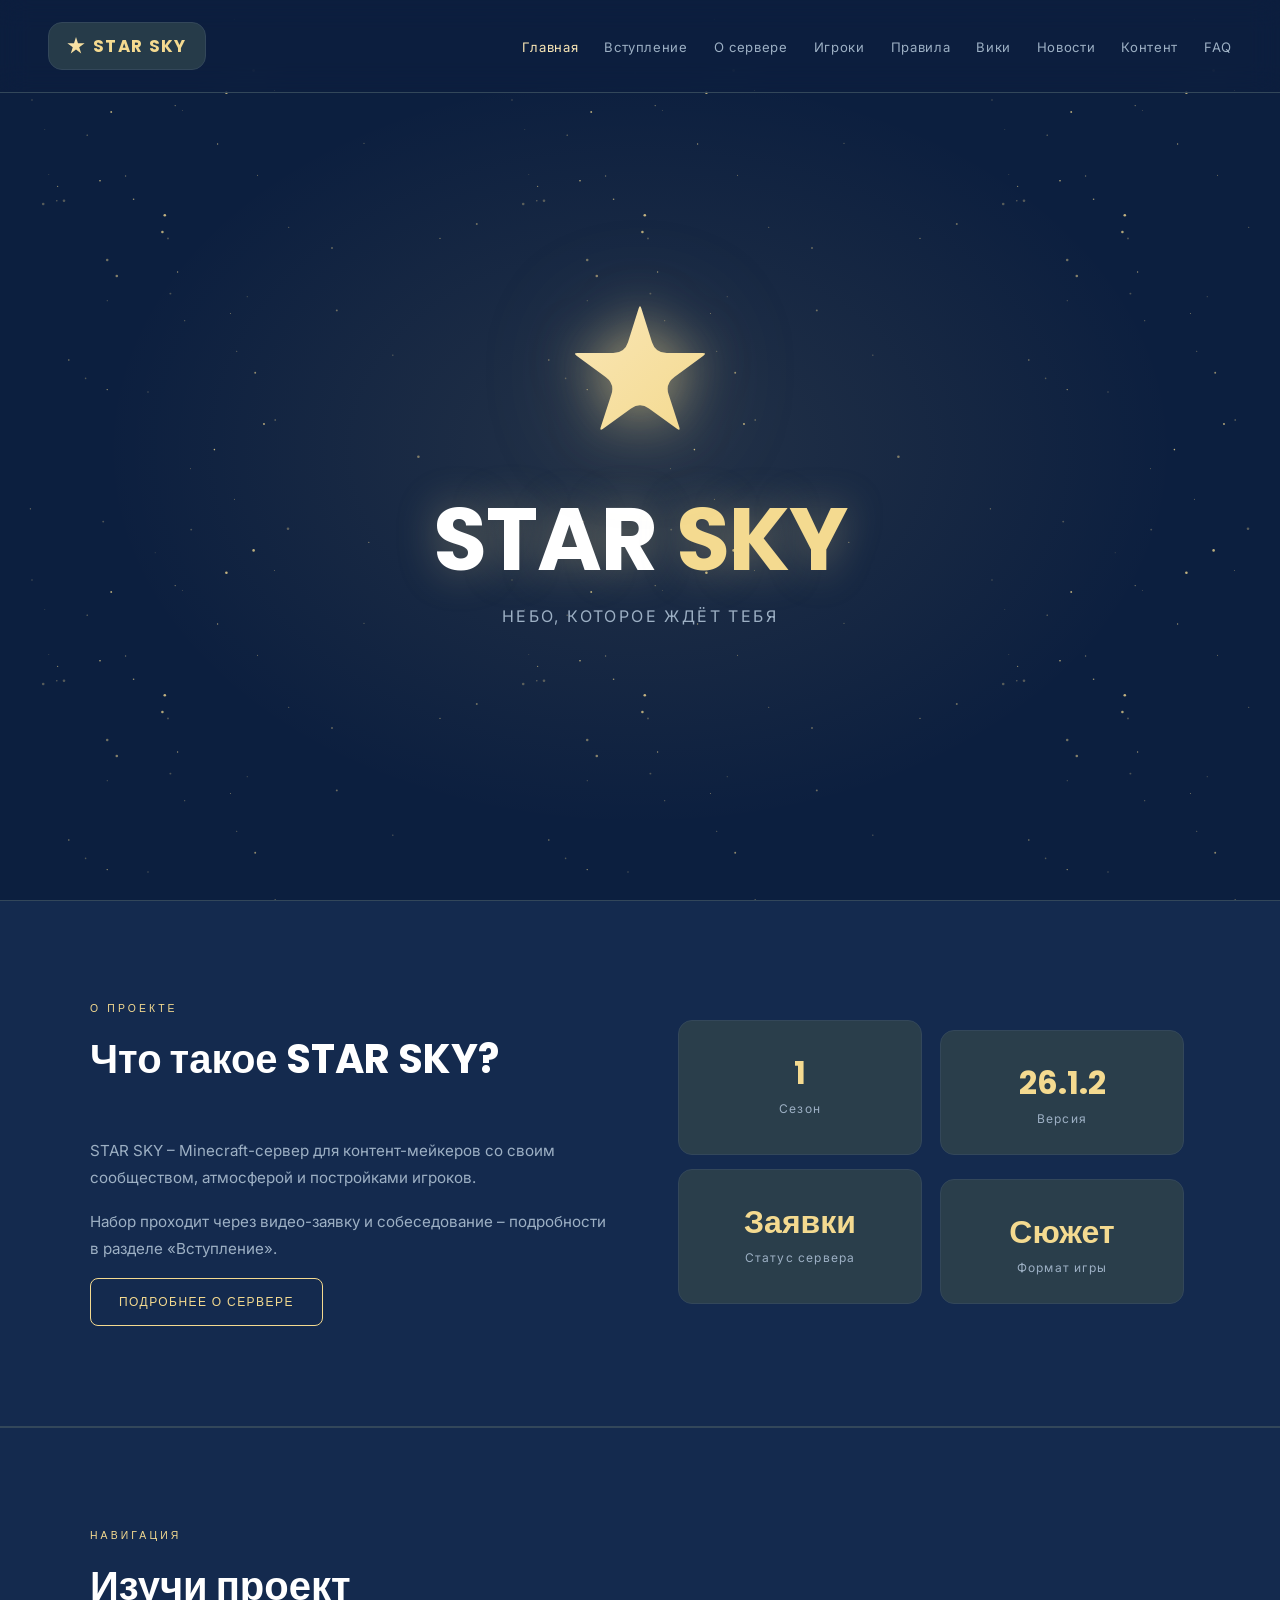
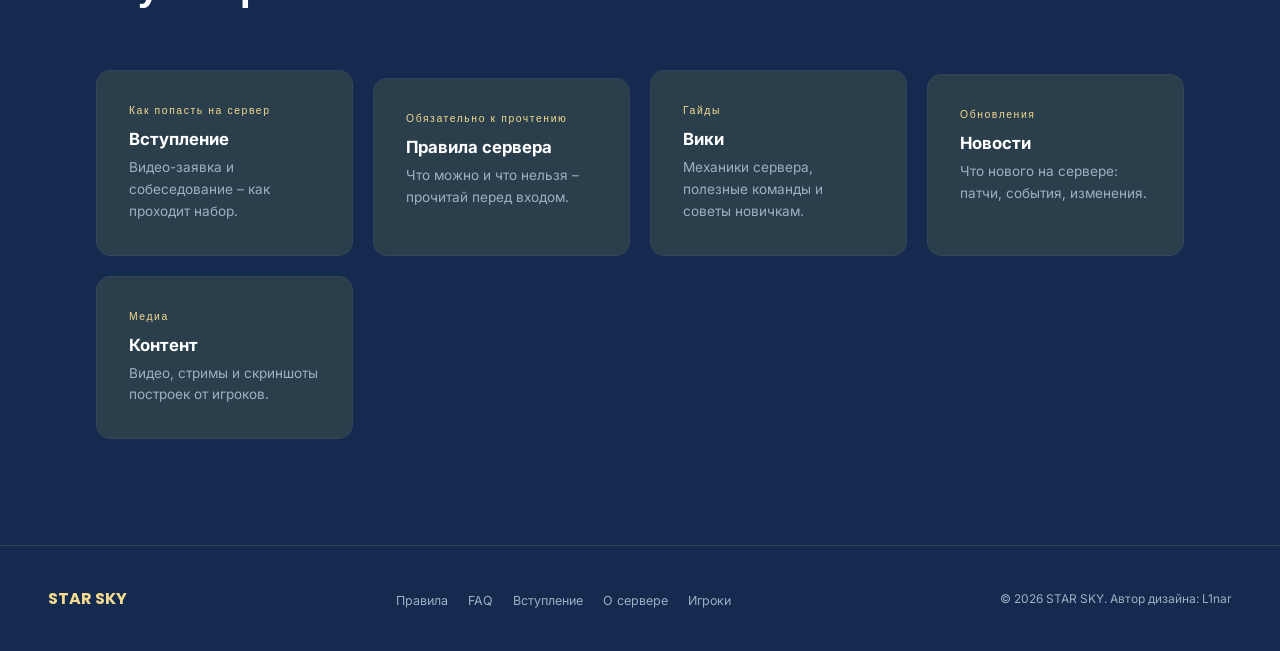
<file: index.html>
<!DOCTYPE html>
<html lang="ru">
<head>
  <meta charset="UTF-8" />
  <meta name="viewport" content="width=device-width, initial-scale=1.0" />
  <title>STAR SKY – Minecraft-сервер</title>
  <meta name="description" content="STAR SKY – Minecraft-сервер." />

  <link rel="icon" href="assets/favicon.ico" sizes="any" />
  <link rel="icon" type="image/png" sizes="32x32" href="assets/favicon-32.png" />
  <link rel="icon" type="image/png" sizes="16x16" href="assets/favicon-16.png" />
  <link rel="apple-touch-icon" href="assets/apple-touch-icon.png" />

  <meta property="og:title" content="STAR SKY – Minecraft-сервер" />
  <meta property="og:description" content="Minecraft-сервер STAR SKY. Присоединяйся!" />
  <meta property="og:image" content="https://starsky-site.ru/assets/og-banner.jpg" />
  <meta property="og:type" content="website" />
  <meta property="og:url" content="https://starsky-site.ru/" />
  <meta name="twitter:card" content="summary_large_image" />

  <link href="https://fonts.googleapis.com/css2?family=Poppins:wght@400;500;600;700;800&family=Inter:wght@300;400;500&display=swap" rel="stylesheet" />
  <link rel="stylesheet" href="shared.css" />
  <script src="https://cdnjs.cloudflare.com/ajax/libs/gsap/3.12.5/gsap.min.js"></script>
  <style>
    /* ===== HERO (только для главной) ===== */
    #hero {
      position: relative;
      height: 100vh;
      min-height: 560px;
      display: flex;
      align-items: center;
      justify-content: center;
      overflow: hidden;
    }
    .hero-bg {
      position: absolute;
      inset: 0;
      background:
        radial-gradient(ellipse 60% 60% at 50% 50%, rgba(244,218,144,0.10) 0%, transparent 70%),
        var(--bg);
    }
    .hero-bg::before {
      content: '';
      position: absolute;
      inset: 0;
      background-image: url("data:image/svg+xml,%3Csvg%20xmlns%3D%22http%3A%2F%2Fwww.w3.org%2F2000%2Fsvg%22%20width%3D%22600%22%20height%3D%22600%22%3E%3Cg%20fill%3D%22%23F4DA90%22%3E%3Ccircle%20cx%3D%22194%22%20cy%3D%2291%22%20r%3D%220.6%22%20opacity%3D%220.29%22%2F%3E%3Ccircle%20cx%3D%22322%22%20cy%3D%22219%22%20r%3D%220.6%22%20opacity%3D%220.75%22%2F%3E%3Ccircle%20cx%3D%22129%22%20cy%3D%2252%22%20r%3D%221.2%22%20opacity%3D%220.29%22%2F%3E%3Ccircle%20cx%3D%2254%22%20cy%3D%22255%22%20r%3D%221.6%22%20opacity%3D%220.32%22%2F%3E%3Ccircle%20cx%3D%22134%22%20cy%3D%22376%22%20r%3D%220.6%22%20opacity%3D%220.57%22%2F%3E%3Ccircle%20cx%3D%22238%22%20cy%3D%22586%22%20r%3D%220.6%22%20opacity%3D%220.56%22%2F%3E%3Ccircle%20cx%3D%2280%22%20cy%3D%22251%22%20r%3D%221.6%22%20opacity%3D%220.31%22%2F%3E%3Ccircle%20cx%3D%22185%22%20cy%3D%22490%22%20r%3D%220.8%22%20opacity%3D%220.31%22%2F%3E%3Ccircle%20cx%3D%22343%22%20cy%3D%22113%22%20r%3D%220.6%22%20opacity%3D%220.55%22%2F%3E%3Ccircle%20cx%3D%2238%22%20cy%3D%2236%22%20r%3D%220.8%22%20opacity%3D%220.52%22%2F%3E%3Ccircle%20cx%3D%22319%22%20cy%3D%22466%22%20r%3D%221.2%22%20opacity%3D%220.57%22%2F%3E%3Ccircle%20cx%3D%22272%22%20cy%3D%22180%22%20r%3D%220.8%22%20opacity%3D%220.63%22%2F%3E%3Ccircle%20cx%3D%22146%22%20cy%3D%22345%22%20r%3D%221.6%22%20opacity%3D%220.52%22%2F%3E%3Ccircle%20cx%3D%22206%22%20cy%3D%22269%22%20r%3D%221.6%22%20opacity%3D%220.79%22%2F%3E%3Ccircle%20cx%3D%2271%22%20cy%3D%22251%22%20r%3D%221%22%20opacity%3D%220.33%22%2F%3E%3Ccircle%20cx%3D%22293%22%20cy%3D%2224%22%20r%3D%220.6%22%20opacity%3D%220.67%22%2F%3E%3Ccircle%20cx%3D%22344%22%20cy%3D%22525%22%20r%3D%221%22%20opacity%3D%220.44%22%2F%3E%3Ccircle%20cx%3D%22210%22%20cy%3D%22298%22%20r%3D%221.2%22%20opacity%3D%220.29%22%2F%3E%3Ccircle%20cx%3D%2256%22%20cy%3D%22162%22%20r%3D%220.6%22%20opacity%3D%220.28%22%2F%3E%3Ccircle%20cx%3D%22421%22%20cy%3D%22388%22%20r%3D%221.2%22%20opacity%3D%220.41%22%2F%3E%3Ccircle%20cx%3D%22231%22%20cy%3D%22401%22%20r%3D%220.6%22%20opacity%3D%220.77%22%2F%3E%3Ccircle%20cx%3D%22213%22%20cy%3D%22367%22%20r%3D%221.2%22%20opacity%3D%220.28%22%2F%3E%3Ccircle%20cx%3D%22461%22%20cy%3D%2278%22%20r%3D%220.8%22%20opacity%3D%220.47%22%2F%3E%3Ccircle%20cx%3D%22550%22%20cy%3D%22298%22%20r%3D%220.8%22%20opacity%3D%220.5%22%2F%3E%3Ccircle%20cx%3D%22330%22%20cy%3D%22530%22%20r%3D%221.2%22%20opacity%3D%220.73%22%2F%3E%3Ccircle%20cx%3D%22167%22%20cy%3D%22249%22%20r%3D%221%22%20opacity%3D%220.63%22%2F%3E%3Ccircle%20cx%3D%22228%22%20cy%3D%22138%22%20r%3D%220.6%22%20opacity%3D%220.35%22%2F%3E%3Ccircle%20cx%3D%22139%22%20cy%3D%22140%22%20r%3D%221.2%22%20opacity%3D%220.71%22%2F%3E%3Ccircle%20cx%3D%22109%22%20cy%3D%22169%22%20r%3D%220.8%22%20opacity%3D%220.48%22%2F%3E%3Ccircle%20cx%3D%22222%22%20cy%3D%22340%22%20r%3D%220.8%22%20opacity%3D%220.63%22%2F%3E%3Ccircle%20cx%3D%22309%22%20cy%3D%22371%22%20r%3D%220.6%22%20opacity%3D%220.5%22%2F%3E%3Ccircle%20cx%3D%22523%22%20cy%3D%22571%22%20r%3D%221.6%22%20opacity%3D%220.47%22%2F%3E%3Ccircle%20cx%3D%22239%22%20cy%3D%2262%22%20r%3D%221.2%22%20opacity%3D%220.28%22%2F%3E%3Ccircle%20cx%3D%2240%22%20cy%3D%22125%22%20r%3D%220.8%22%20opacity%3D%220.31%22%2F%3E%3Ccircle%20cx%3D%22360%22%20cy%3D%2261%22%20r%3D%221.6%22%20opacity%3D%220.33%22%2F%3E%3Ccircle%20cx%3D%2261%22%20cy%3D%22218%22%20r%3D%220.6%22%20opacity%3D%220.29%22%2F%3E%3Ccircle%20cx%3D%22125%22%20cy%3D%22226%22%20r%3D%221%22%20opacity%3D%220.78%22%2F%3E%3Ccircle%20cx%3D%22361%22%20cy%3D%22284%22%20r%3D%220.6%22%20opacity%3D%220.72%22%2F%3E%3Ccircle%20cx%3D%22596%22%20cy%3D%22280%22%20r%3D%221.2%22%20opacity%3D%220.42%22%2F%3E%3Ccircle%20cx%3D%2286%22%20cy%3D%22450%22%20r%3D%221%22%20opacity%3D%220.51%22%2F%3E%3Ccircle%20cx%3D%22415%22%20cy%3D%22310%22%20r%3D%220.8%22%20opacity%3D%220.77%22%2F%3E%3Ccircle%20cx%3D%22317%22%20cy%3D%2288%22%20r%3D%221.6%22%20opacity%3D%220.75%22%2F%3E%3Ccircle%20cx%3D%22455%22%20cy%3D%22179%22%20r%3D%220.6%22%20opacity%3D%220.63%22%2F%3E%3Ccircle%20cx%3D%22157%22%20cy%3D%22220%22%20r%3D%220.8%22%20opacity%3D%220.45%22%2F%3E%3Ccircle%20cx%3D%22134%22%20cy%3D%22325%22%20r%3D%221.6%22%20opacity%3D%220.43%22%2F%3E%3Ccircle%20cx%3D%22134%22%20cy%3D%22487%22%20r%3D%220.8%22%20opacity%3D%220.69%22%2F%3E%3Ccircle%20cx%3D%22491%22%20cy%3D%22444%22%20r%3D%220.8%22%20opacity%3D%220.36%22%2F%3E%3Ccircle%20cx%3D%22296%22%20cy%3D%22439%22%20r%3D%220.6%22%20opacity%3D%220.68%22%2F%3E%3Ccircle%20cx%3D%22283%22%20cy%3D%22116%22%20r%3D%221.6%22%20opacity%3D%220.78%22%2F%3E%3Ccircle%20cx%3D%22268%22%20cy%3D%22562%22%20r%3D%221%22%20opacity%3D%220.78%22%2F%3E%3Ccircle%20cx%3D%22219%22%20cy%3D%22132%22%20r%3D%220.8%22%20opacity%3D%220.51%22%2F%3E%3Ccircle%20cx%3D%22203%22%20cy%3D%22290%22%20r%3D%221.6%22%20opacity%3D%220.71%22%2F%3E%3Ccircle%20cx%3D%22288%22%20cy%3D%22392%22%20r%3D%220.6%22%20opacity%3D%220.71%22%2F%3E%3Ccircle%20cx%3D%2272%22%20cy%3D%22233%22%20r%3D%220.8%22%20opacity%3D%220.51%22%2F%3E%3Ccircle%20cx%3D%22107%22%20cy%3D%22473%22%20r%3D%221%22%20opacity%3D%220.3%22%2F%3E%3C%2Fg%3E%3C%2Fsvg%3E");
      background-size: 480px 480px;
      background-repeat: repeat;
    }
    .hero-content {
      position: relative;
      text-align: center;
      display: flex;
      flex-direction: column;
      align-items: center;
      gap: 22px;
      padding: 20px;
    }
    .star-wrapper {
      position: relative;
      width: 200px;
      height: 200px;
      display: flex;
      align-items: center;
      justify-content: center;
    }
    #particleCanvas {
      position: absolute;
      top: 50%; left: 50%;
      transform: translate(-50%, -50%);
      pointer-events: none;
      z-index: 2;
    }
    .hero-icon {
      position: relative;
      z-index: 1;
      width: 140px;
      height: 140px;
      cursor: pointer;
      user-select: none;
      -webkit-user-select: none;
      will-change: transform, filter;
      transform-style: flat;
      filter: drop-shadow(0 0 25px rgba(244,218,144,0.55)) drop-shadow(0 0 50px rgba(244,218,144,0.25));
    }
    .hero-icon svg { display: block; width: 100%; height: 100%; }
    .hero-title {
      font-family: 'Poppins', sans-serif;
      font-weight: 700;
      font-size: clamp(2.5rem, 8vw, 5.5rem);
      letter-spacing: -0.01em;
      line-height: 1;
      color: #fff;
      text-shadow: 0 0 40px rgba(244,218,144,0.35);
    }
    .hero-title span { color: var(--red); }
    .hero-sub {
      font-size: 1rem;
      color: var(--muted);
      letter-spacing: 0.15em;
      text-transform: uppercase;
    }
    .hero-badge {
      display: inline-block;
      padding: 8px 20px;
      border: 1px solid var(--red);
      color: var(--red);
      font-family: 'Poppins', sans-serif;
      font-size: 0.7rem;
      letter-spacing: 0.2em;
      text-transform: uppercase;
    }
    .hero-ip { margin-top: 10px; }

    #about { background: var(--surface); border-top: 1px solid var(--border); border-bottom: 1px solid var(--border); }
    .about-grid {
      display: grid;
      grid-template-columns: 1fr 1fr;
      gap: 64px;
      align-items: center;
    }
    .about-text p {
      color: var(--muted);
      line-height: 1.8;
      font-size: 0.95rem;
      margin-bottom: 16px;
    }

    #explore { background: var(--surface); border-top: 1px solid var(--border); }
    .explore-grid {
      display: grid;
      grid-template-columns: repeat(auto-fit, minmax(240px, 1fr));
      gap: 20px;
      padding: 6px;
    }
    .explore-card {
      background: var(--card);
      padding: 32px;
      text-decoration: none;
      display: block;
      border: 1px solid var(--border);
      border-radius: var(--radius);
      transition: transform 0.25s ease, box-shadow 0.25s ease, border-color 0.25s ease, background 0.25s ease;
    }
    .explore-card:hover {
      background: #32485a;
      border-color: var(--accent2);
      transform: translateY(-4px) rotate(var(--tilt, 0deg));
      box-shadow: 0 14px 32px rgba(0,0,0,0.28);
    }
    .explore-grid .explore-card:nth-child(4n+1) { --tilt: -0.5deg; }
    .explore-grid .explore-card:nth-child(4n+2) { --tilt: 0.5deg; margin-top: 8px; }
    .explore-grid .explore-card:nth-child(4n+3) { --tilt: 0.4deg; }
    .explore-grid .explore-card:nth-child(4n+4) { --tilt: -0.4deg; margin-top: 4px; }
    .explore-card .eyebrow {
      font-family: 'Poppins', sans-serif;
      font-size: 0.65rem;
      color: var(--red);
      letter-spacing: 0.15em;
      margin-bottom: 10px;
    }
    .explore-card h3 { color: #fff; font-size: 1.05rem; margin-bottom: 8px; }
    .explore-card p { color: var(--muted); font-size: 0.85rem; line-height: 1.6; }

    @media (max-width: 768px) {
      .star-wrapper { width: 140px; height: 140px; }
      .hero-icon { width: 100px; height: 100px; }
      .about-grid { grid-template-columns: 1fr; gap: 40px; }
    }
  </style>
</head>
<body>

  <nav class="site-nav">
    <a href="index.html" class="nav-logo"><span class="nav-logo-star"></span>STAR SKY</a>
    <ul class="nav-links">
      <li><a href="index.html" class="active">Главная</a></li>
      <li><a href="join/">Вступление</a></li>
      <li><a href="about/">О сервере</a></li>
      <li><a href="players/">Игроки</a></li>
      <li><a href="rules/">Правила</a></li>
      <li><a href="wiki/">Вики</a></li>
      <li><a href="news/">Новости</a></li>
      <li><a href="content/">Контент</a></li>
      <li><a href="faq/">FAQ</a></li>
    </ul>
    <button class="nav-burger" id="burger" aria-label="Меню">
      <span></span><span></span><span></span>
    </button>
  </nav>

  <div class="nav-mobile" id="mobileMenu">
    <a href="index.html" class="active">Главная</a>
    <a href="join/">Вступление</a>
    <a href="about/">О сервере</a>
    <a href="players/">Игроки</a>
    <a href="rules/">Правила</a>
    <a href="wiki/">Вики</a>
    <a href="news/">Новости</a>
    <a href="content/">Контент</a>
    <a href="faq/">FAQ</a>
  </div>

  <section id="hero">
    <div class="hero-bg"></div>
    <div class="hero-content">
      <div class="star-wrapper">
        <canvas id="particleCanvas" width="260" height="260"></canvas>
        <div class="hero-icon" id="heroIcon">
          <svg viewBox="0 0 100 100" xmlns="http://www.w3.org/2000/svg">
            <defs>
              <linearGradient id="starGrad" x1="0%" y1="0%" x2="100%" y2="100%">
                <stop offset="0%" stop-color="#f9e6b5" />
                <stop offset="100%" stop-color="#F4DA90" />
              </linearGradient>
            </defs>
            <path fill="url(#starGrad)" d="M 49.01,3.15 Q 50.00,0.00 50.99,3.15 L 58.58,27.30 Q 61.00,35.00 69.14,35.00 L 94.67,35.00 Q 98.00,35.00 95.30,36.98 L 74.60,52.16 Q 68.00,57.00 70.42,64.48 L 78.01,87.94 Q 79.00,91.00 76.39,89.11 L 56.38,74.62 Q 50.00,70.00 43.62,74.62 L 23.61,89.11 Q 21.00,91.00 21.99,87.94 L 29.58,64.48 Q 32.00,57.00 25.40,52.16 L 4.70,36.98 Q 2.00,35.00 5.33,35.00 L 30.86,35.00 Q 39.00,35.00 41.42,27.30 Z" />
          </svg>
        </div>
      </div>
      <div class="hero-title">STAR <span>SKY</span></div>
      <div class="hero-sub">Небо, которое ждёт тебя</div>
    </div>
  </section>

  <section id="about">
    <div class="container">
      <div class="about-grid">
        <div class="about-text fade-in">
          <div class="section-label">О проекте</div>
          <div class="section-title">Что такое STAR SKY?</div>
          <p>STAR SKY – Minecraft-сервер для контент-мейкеров со своим сообществом, атмосферой и постройками игроков.</p>
          <p>Набор проходит через видео-заявку и собеседование – подробности в разделе «Вступление».</p>
          <a href="about/" class="btn">Подробнее о сервере</a>
        </div>
        <div class="stat-grid fade-in">
          <div class="stat">
            <div class="stat-num">1</div>
            <div class="stat-label">Сезон</div>
          </div>
          <div class="stat">
            <div class="stat-num">26.1.2</div>
            <div class="stat-label">Версия</div>
          </div>
          <div class="stat">
            <div class="stat-num">Заявки</div>
            <div class="stat-label">Статус сервера</div>
          </div>
          <div class="stat">
            <div class="stat-num">Сюжет</div>
            <div class="stat-label">Формат игры</div>
          </div>
        </div>
      </div>
    </div>
  </section>

  <section id="explore">
    <div class="container">
      <div class="section-label fade-in">Навигация</div>
      <div class="section-title fade-in">Изучи проект</div>
      <div class="explore-grid fade-in">
        <a href="join/" class="explore-card">
          <div class="eyebrow">Как попасть на сервер</div>
          <h3>Вступление</h3>
          <p>Видео-заявка и собеседование – как проходит набор.</p>
        </a>
        <a href="rules/" class="explore-card">
          <div class="eyebrow">Обязательно к прочтению</div>
          <h3>Правила сервера</h3>
          <p>Что можно и что нельзя – прочитай перед входом.</p>
        </a>
        <a href="wiki/" class="explore-card">
          <div class="eyebrow">Гайды</div>
          <h3>Вики</h3>
          <p>Механики сервера, полезные команды и советы новичкам.</p>
        </a>
        <a href="news/" class="explore-card">
          <div class="eyebrow">Обновления</div>
          <h3>Новости</h3>
          <p>Что нового на сервере: патчи, события, изменения.</p>
        </a>
        <a href="content/" class="explore-card">
          <div class="eyebrow">Медиа</div>
          <h3>Контент</h3>
          <p>Видео, стримы и скриншоты построек от игроков.</p>
        </a>
      </div>
    </div>
  </section>

  <footer class="site-footer">
    <div class="footer-logo">STAR SKY</div>
    <ul class="footer-links">
      <li><a href="rules/">Правила</a></li>
      <li><a href="faq/">FAQ</a></li>
      <li><a href="join/">Вступление</a></li>
      <li><a href="about/">О сервере</a></li>
      <li><a href="players/">Игроки</a></li>
    </ul>
    <div class="footer-copy">© 2026 STAR SKY. Автор дизайна: L1nar</div>
  </footer>

  <script src="shared.js"></script>
  <script>
    /* ===== Интерактив звезды (только на главной) ===== */
    const icon = document.getElementById('heroIcon');
    const canvas = document.getElementById('particleCanvas');
    const ctx = canvas.getContext('2d');
    let particles = [];
    const isDesktop = window.innerWidth > 768;
    const prefersReducedMotion = window.matchMedia('(prefers-reduced-motion: reduce)').matches;

    if (!prefersReducedMotion) {
      gsap.to(icon, {
        scale: 1.06,
        duration: 1.5,
        yoyo: true,
        repeat: -1,
        ease: "power1.inOut",
      });
    }

    class PixelParticle {
      constructor(x, y) {
        this.x = x; this.y = y;
        this.size = Math.random() * 3 + 2;
        const angle = Math.random() * Math.PI * 2;
        const speed = Math.random() * 5 + 2;
        this.vx = Math.cos(angle) * speed;
        this.vy = Math.sin(angle) * speed;
        const colors = ['#f9e6b5', '#F4DA90', '#D9B07B', '#fff3d6'];
        this.color = colors[Math.floor(Math.random() * colors.length)];
        this.alpha = 1;
        this.decay = Math.random() * 0.02 + 0.015;
      }
      update() {
        this.x += this.vx; this.y += this.vy;
        this.vx *= 0.97; this.vy *= 0.97;
        this.vy += 0.03;
        this.alpha -= this.decay;
      }
      draw() {
        ctx.save();
        ctx.globalAlpha = this.alpha;
        ctx.fillStyle = this.color;
        ctx.shadowBlur = 12; ctx.shadowColor = this.color;
        ctx.fillRect(this.x - this.size/2, this.y - this.size/2, this.size, this.size);
        ctx.restore();
      }
    }

    function animateParticles() {
      ctx.clearRect(0, 0, canvas.width, canvas.height);
      for (let i = particles.length - 1; i >= 0; i--) {
        particles[i].update();
        if (particles[i].alpha <= 0) { particles.splice(i, 1); }
        else { particles[i].draw(); }
      }
      requestAnimationFrame(animateParticles);
    }
    animateParticles();

    let curX = 0, curY = 0, tarX = 0, tarY = 0;
    const lerpSpeed = 0.1;

    if (isDesktop && !prefersReducedMotion) {
      document.addEventListener('mousemove', e => {
        const starRect = icon.getBoundingClientRect();
        const starCenterX = starRect.left + starRect.width / 2;
        const starCenterY = starRect.top + starRect.height / 2;
        const diffX = e.clientX - starCenterX;
        const diffY = e.clientY - starCenterY;
        tarX = Math.max(-25, Math.min(25, diffX * 0.08));
        tarY = Math.max(-25, Math.min(25, diffY * 0.08));
      });
      document.addEventListener('mouseleave', () => { tarX = 0; tarY = 0; });
    }

    function updateStarPos() {
      if (isDesktop && !prefersReducedMotion) {
        curX += (tarX - curX) * lerpSpeed;
        curY += (tarY - curY) * lerpSpeed;
        icon.style.transform = `translate(${curX}px, ${curY}px)`;
      }
      requestAnimationFrame(updateStarPos);
    }
    updateStarPos();

    icon.addEventListener('click', () => {
      for (let i = 0; i < 45; i++) {
        particles.push(new PixelParticle(canvas.width / 2, canvas.height / 2));
      }
      gsap.fromTo(icon,
        { scale: 1 },
        { scale: 0.85, duration: 0.1, ease: "back.in(2)", yoyo: true, repeat: 1, overwrite: "auto" }
      );
    });
  </script>
</body>
</html>
</file>
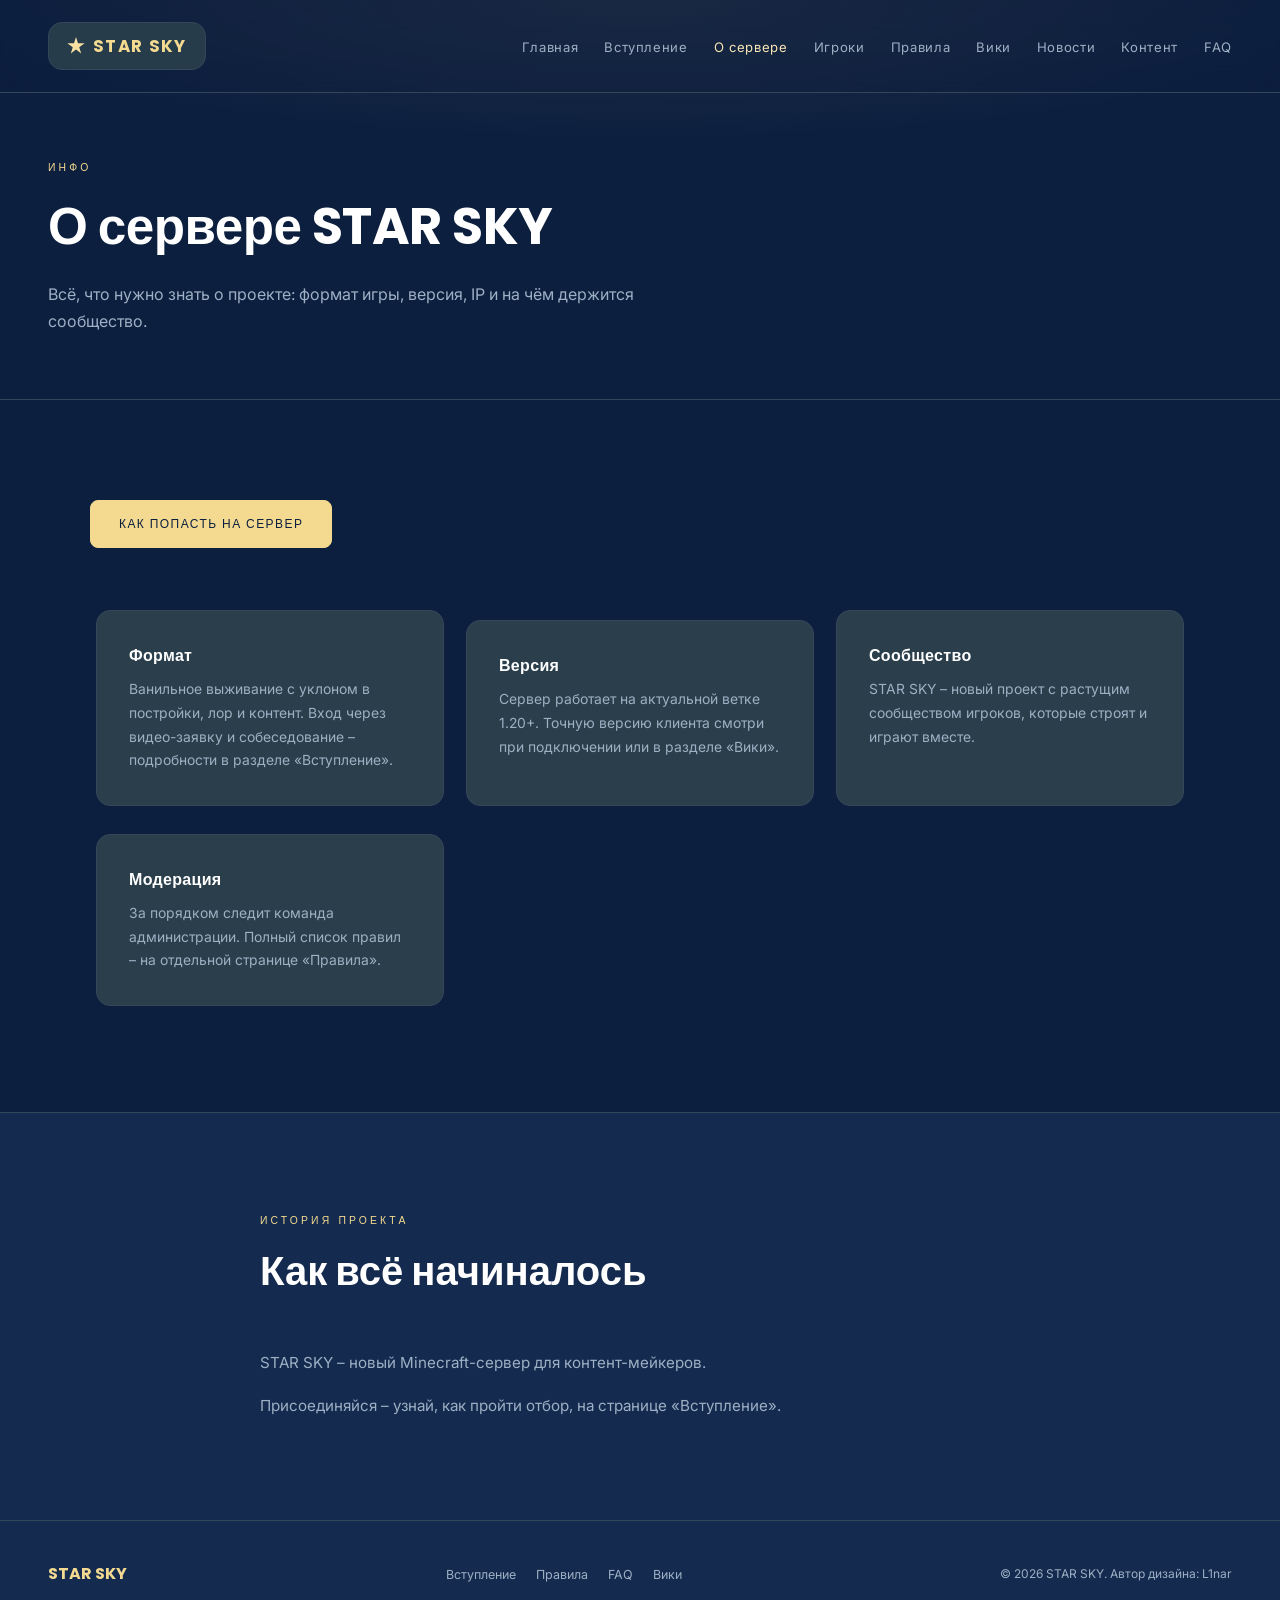
<file: about/index.html>
<!DOCTYPE html>
<html lang="ru">
<head>
  <meta charset="UTF-8" />
  <meta name="viewport" content="width=device-width, initial-scale=1.0" />
  <title>О сервере – STAR SKY</title>
  <meta name="description" content="Информация о Minecraft-сервере STAR SKY: формат, версия, IP." />

  <link rel="icon" href="../assets/favicon.ico" sizes="any" />
  <link rel="icon" type="image/png" sizes="32x32" href="../assets/favicon-32.png" />
  <link rel="icon" type="image/png" sizes="16x16" href="../assets/favicon-16.png" />
  <link rel="apple-touch-icon" href="../assets/apple-touch-icon.png" />

  <meta property="og:title" content="О сервере – STAR SKY" />
  <meta property="og:description" content="Информация о Minecraft-сервере STAR SKY: формат, версия, IP." />
  <meta property="og:image" content="https://starsky-site.ru/assets/og-banner.jpg" />
  <meta property="og:type" content="website" />
  <meta property="og:url" content="https://starsky-site.ru/about/" />
  <meta name="twitter:card" content="summary_large_image" />

  <link href="https://fonts.googleapis.com/css2?family=Poppins:wght@400;500;600;700;800&family=Inter:wght@300;400;500&display=swap" rel="stylesheet" />
  <link rel="stylesheet" href="../shared.css" />
</head>
<body>

  <nav class="site-nav">
    <a href="../" class="nav-logo"><span class="nav-logo-star"></span>STAR SKY</a>
    <ul class="nav-links">
      <li><a href="../">Главная</a></li>
      <li><a href="../join/">Вступление</a></li>
      <li><a href="../about/" class="active">О сервере</a></li>
      <li><a href="../players/">Игроки</a></li>
      <li><a href="../rules/">Правила</a></li>
      <li><a href="../wiki/">Вики</a></li>
      <li><a href="../news/">Новости</a></li>
      <li><a href="../content/">Контент</a></li>
      <li><a href="../faq/">FAQ</a></li>
    </ul>
    <button class="nav-burger" id="burger" aria-label="Меню">
      <span></span><span></span><span></span>
    </button>
  </nav>

  <div class="nav-mobile" id="mobileMenu">
    <a href="../">Главная</a>
    <a href="../join/">Вступление</a>
    <a href="../about/" class="active">О сервере</a>
    <a href="../players/">Игроки</a>
    <a href="../rules/">Правила</a>
    <a href="../wiki/">Вики</a>
    <a href="../news/">Новости</a>
    <a href="../content/">Контент</a>
    <a href="../faq/">FAQ</a>
  </div>

  <div class="page-hero">
    <div class="section-label">Инфо</div>
    <h1>О сервере STAR SKY</h1>
    <p class="lead">Всё, что нужно знать о проекте: формат игры, версия, IP и на чём держится сообщество.</p>
  </div>

  <section>
    <div class="container">
      <div class="fade-in" style="margin-bottom: 56px;">
        <a href="../join/" class="btn solid">Как попасть на сервер</a>
      </div>

      <div class="card-grid fade-in">
        <div class="info-card">
          <h3>Формат</h3>
          <p>Ванильное выживание с уклоном в постройки, лор и контент. Вход через видео-заявку и собеседование – подробности в разделе «Вступление».</p>
        </div>
        <div class="info-card">
          <h3>Версия</h3>
          <p>Сервер работает на актуальной ветке 1.20+. Точную версию клиента смотри при подключении или в разделе «Вики».</p>
        </div>
        <div class="info-card">
          <h3>Сообщество</h3>
          <p>STAR SKY – новый проект с растущим сообществом игроков, которые строят и играют вместе.</p>
        </div>
        <div class="info-card">
          <h3>Модерация</h3>
          <p>За порядком следит команда администрации. Полный список правил – на отдельной странице «Правила».</p>
        </div>
      </div>
    </div>
  </section>

  <section style="background: var(--surface); border-top: 1px solid var(--border);">
    <div class="container narrow fade-in">
      <div class="section-label">История проекта</div>
      <div class="section-title">Как всё начиналось</div>
      <p style="color: var(--muted); line-height: 1.8; font-size: 0.95rem; margin-bottom: 16px;">
        STAR SKY – новый Minecraft-сервер для контент-мейкеров.
      </p>
      <p style="color: var(--muted); line-height: 1.8; font-size: 0.95rem;">
        Присоединяйся – узнай, как пройти отбор, на странице «Вступление».
      </p>
    </div>
  </section>

  <footer class="site-footer">
    <div class="footer-logo">STAR SKY</div>
    <ul class="footer-links">
      <li><a href="../join/">Вступление</a></li>
      <li><a href="../rules/">Правила</a></li>
      <li><a href="../faq/">FAQ</a></li>
      <li><a href="../wiki/">Вики</a></li>
    </ul>
    <div class="footer-copy">© 2026 STAR SKY. Автор дизайна: L1nar</div>
  </footer>

  <script src="../shared.js"></script>
</body>
</html>
</file>
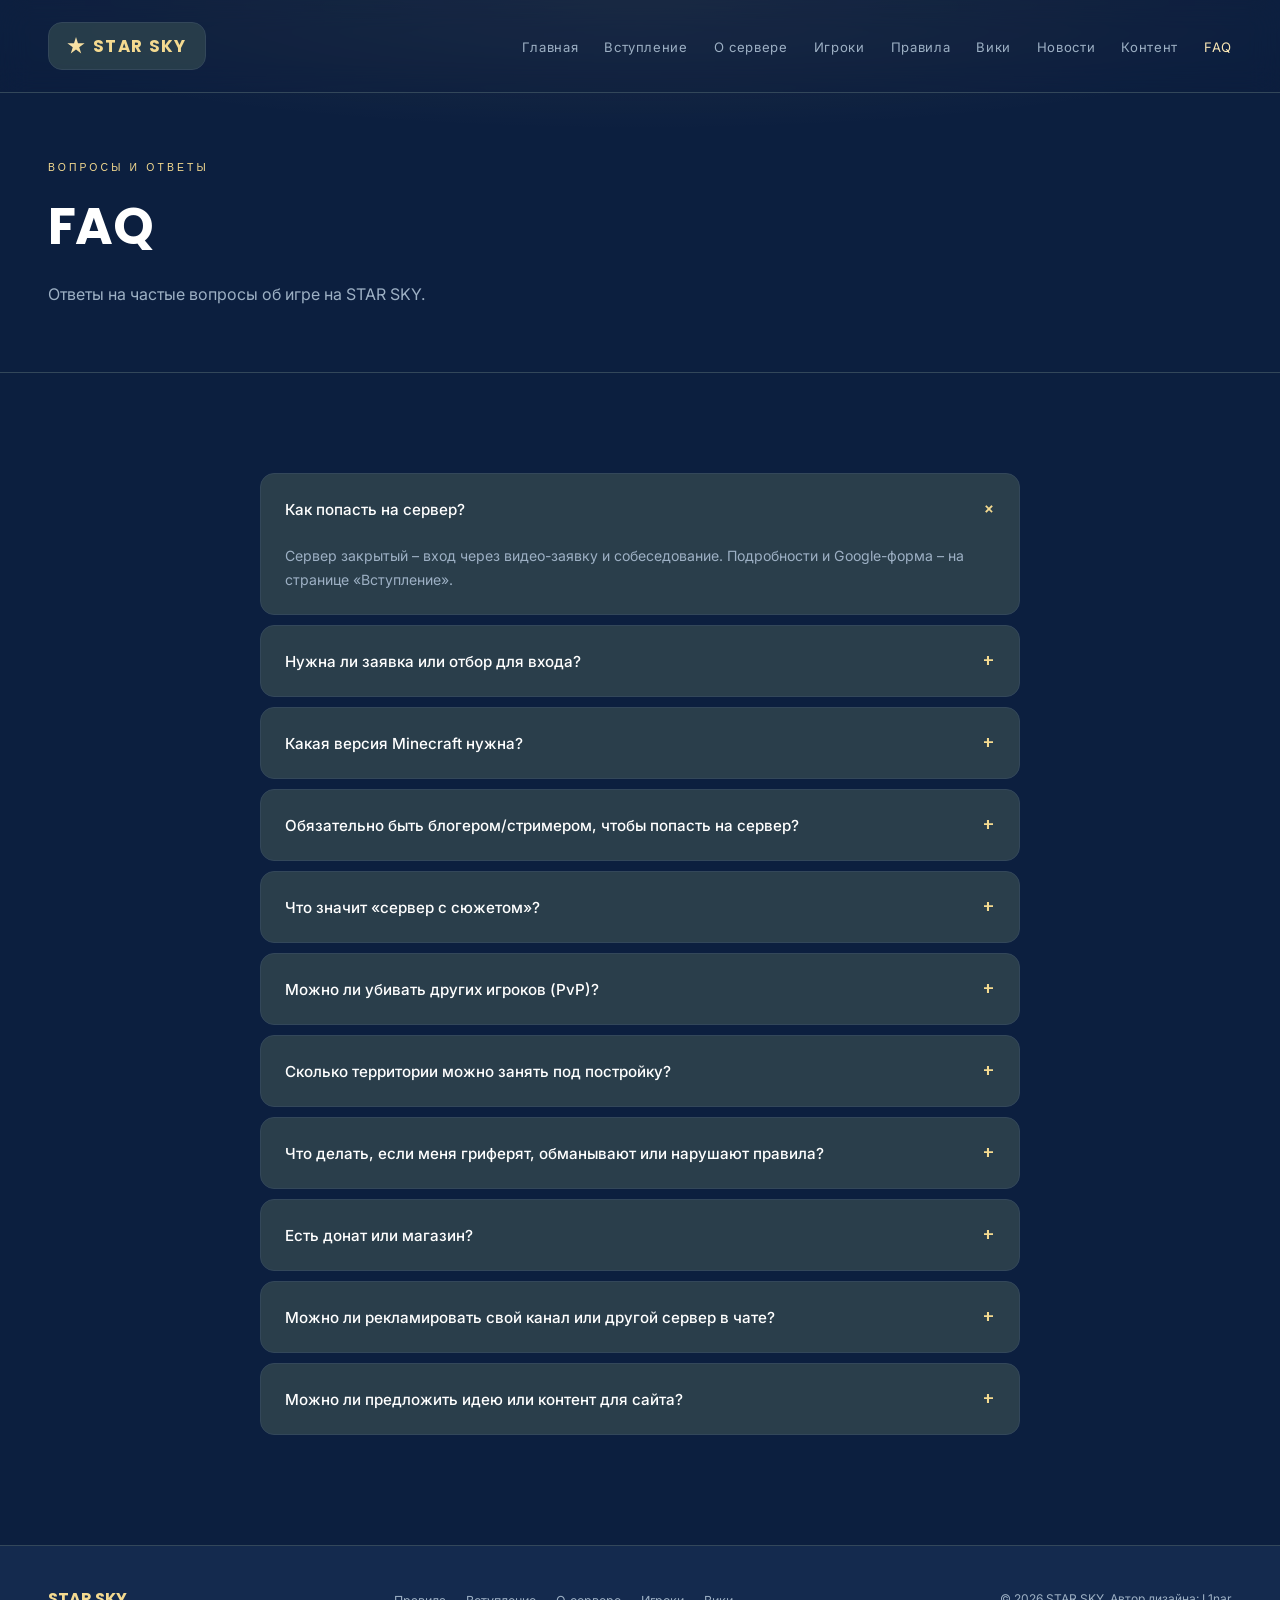
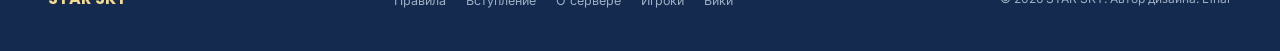
<file: faq/index.html>
<!DOCTYPE html>
<html lang="ru">
<head>
  <meta charset="UTF-8" />
  <meta name="viewport" content="width=device-width, initial-scale=1.0" />
  <title>FAQ – STAR SKY</title>
  <meta name="description" content="Ответы на частые вопросы об игре на STAR SKY." />

  <link rel="icon" href="../assets/favicon.ico" sizes="any" />
  <link rel="icon" type="image/png" sizes="32x32" href="../assets/favicon-32.png" />
  <link rel="icon" type="image/png" sizes="16x16" href="../assets/favicon-16.png" />
  <link rel="apple-touch-icon" href="../assets/apple-touch-icon.png" />

  <meta property="og:title" content="FAQ – STAR SKY" />
  <meta property="og:description" content="Ответы на частые вопросы об игре на STAR SKY." />
  <meta property="og:image" content="https://starsky-site.ru/assets/og-banner.jpg" />
  <meta property="og:type" content="website" />
  <meta property="og:url" content="https://starsky-site.ru/faq/" />
  <meta name="twitter:card" content="summary_large_image" />

  <link href="https://fonts.googleapis.com/css2?family=Poppins:wght@400;500;600;700;800&family=Inter:wght@300;400;500&display=swap" rel="stylesheet" />
  <link rel="stylesheet" href="../shared.css" />
</head>
<body>

  <nav class="site-nav">
    <a href="../" class="nav-logo"><span class="nav-logo-star"></span>STAR SKY</a>
    <ul class="nav-links">
      <li><a href="../">Главная</a></li>
      <li><a href="../join/">Вступление</a></li>
      <li><a href="../about/">О сервере</a></li>
      <li><a href="../players/">Игроки</a></li>
      <li><a href="../rules/">Правила</a></li>
      <li><a href="../wiki/">Вики</a></li>
      <li><a href="../news/">Новости</a></li>
      <li><a href="../content/">Контент</a></li>
      <li><a href="../faq/" class="active">FAQ</a></li>
    </ul>
    <button class="nav-burger" id="burger" aria-label="Меню">
      <span></span><span></span><span></span>
    </button>
  </nav>

  <div class="nav-mobile" id="mobileMenu">
    <a href="../">Главная</a>
    <a href="../join/">Вступление</a>
    <a href="../about/">О сервере</a>
    <a href="../players/">Игроки</a>
    <a href="../rules/">Правила</a>
    <a href="../wiki/">Вики</a>
    <a href="../news/">Новости</a>
    <a href="../content/">Контент</a>
    <a href="../faq/" class="active">FAQ</a>
  </div>

  <div class="page-hero">
    <div class="section-label">Вопросы и ответы</div>
    <h1>FAQ</h1>
    <p class="lead">Ответы на частые вопросы об игре на STAR SKY.</p>
  </div>

  <section>
    <div class="container narrow">

      <div class="accordion-item fade-in open">
        <button class="accordion-q">
          <span>Как попасть на сервер?</span>
          <span class="plus">+</span>
        </button>
        <div class="accordion-a">
          Сервер закрытый – вход через видео-заявку и собеседование. Подробности и Google-форма – на странице «Вступление».
        </div>
      </div>

      <div class="accordion-item fade-in">
        <button class="accordion-q">
          <span>Нужна ли заявка или отбор для входа?</span>
          <span class="plus">+</span>
        </button>
        <div class="accordion-a">
          Да. Сначала отправляешь видео-заявку о себе, если она понравится – приглашаем на собеседование. IP сервера выдаётся после прохождения отбора.
        </div>
      </div>

      <div class="accordion-item fade-in">
        <button class="accordion-q">
          <span>Какая версия Minecraft нужна?</span>
          <span class="plus">+</span>
        </button>
        <div class="accordion-a">
          Сервер работает на версии 26.1.2. Актуальную информацию об обновлениях версии смотри в разделе «Новости».
        </div>
      </div>

      <div class="accordion-item fade-in">
        <button class="accordion-q">
          <span>Обязательно быть блогером/стримером, чтобы попасть на сервер?</span>
          <span class="plus">+</span>
        </button>
        <div class="accordion-a">
          Проект ориентирован на контент-мейкеров, поэтому собеседование помогает команде узнать тебя лучше и понять, впишешься ли ты в атмосферу сервера.
        </div>
      </div>

      <div class="accordion-item fade-in">
        <button class="accordion-q">
          <span>Что значит «сервер с сюжетом»?</span>
          <span class="plus">+</span>
        </button>
        <div class="accordion-a">
          Мир STAR SKY живёт своей историей: происходят сюжетные события и ивенты, в которых можно участвовать. Подробности о конкретных событиях появляются в «Новостях», а лорные и общественные объекты защищены отдельными пунктами «Правил».
        </div>
      </div>

      <div class="accordion-item fade-in">
        <button class="accordion-q">
          <span>Можно ли убивать других игроков (PvP)?</span>
          <span class="plus">+</span>
        </button>
        <div class="accordion-a">
          PvP разрешено только в рамках сюжета или по взаимному согласию сторон. Спавн-килл и бессмысленные драки запрещены – подробности в разделе «Правила» (пункт 4).
        </div>
      </div>

      <div class="accordion-item fade-in">
        <button class="accordion-q">
          <span>Сколько территории можно занять под постройку?</span>
          <span class="plus">+</span>
        </button>
        <div class="accordion-a">
          Лимит на одного игрока – 256×256 блоков. Для организаций (нескольких игроков вместе) лимит площади считается по формуле из раздела «Правила» (пункт 3.5).
        </div>
      </div>

      <div class="accordion-item fade-in">
        <button class="accordion-q">
          <span>Что делать, если меня гриферят, обманывают или нарушают правила?</span>
          <span class="plus">+</span>
        </button>
        <div class="accordion-a">
          Сообщи администрации с доказательствами (скриншоты, координаты, ник нарушителя). Решение о наказании администрация принимает по своему усмотрению, оно является финальным.
        </div>
      </div>

      <div class="accordion-item fade-in">
        <button class="accordion-q">
          <span>Есть донат или магазин?</span>
          <span class="plus">+</span>
        </button>
        <div class="accordion-a">
          На данный момент раздела магазина нет. Если это изменится, информация появится в «Новостях» и отдельной страницей на сайте.
        </div>
      </div>

      <div class="accordion-item fade-in">
        <button class="accordion-q">
          <span>Можно ли рекламировать свой канал или другой сервер в чате?</span>
          <span class="plus">+</span>
        </button>
        <div class="accordion-a">
          Только по согласованию с администрацией. Реклама и ссылки на другие проекты без разрешения запрещены – это касается и игрового чата, и чата участников в Telegram.
        </div>
      </div>

      <div class="accordion-item fade-in">
        <button class="accordion-q">
          <span>Можно ли предложить идею или контент для сайта?</span>
          <span class="plus">+</span>
        </button>
        <div class="accordion-a">
          Да, свяжись с администрацией сервера – видео, скриншоты и предложения по улучшению проекта всегда рассматриваются.
        </div>
      </div>

    </div>
  </section>

  <footer class="site-footer">
    <div class="footer-logo">STAR SKY</div>
    <ul class="footer-links">
      <li><a href="../rules/">Правила</a></li>
      <li><a href="../join/">Вступление</a></li>
      <li><a href="../about/">О сервере</a></li>
      <li><a href="../players/">Игроки</a></li>
      <li><a href="../wiki/">Вики</a></li>
    </ul>
    <div class="footer-copy">© 2026 STAR SKY. Автор дизайна: L1nar</div>
  </footer>

  <script src="../shared.js"></script>
</body>
</html>
</file>
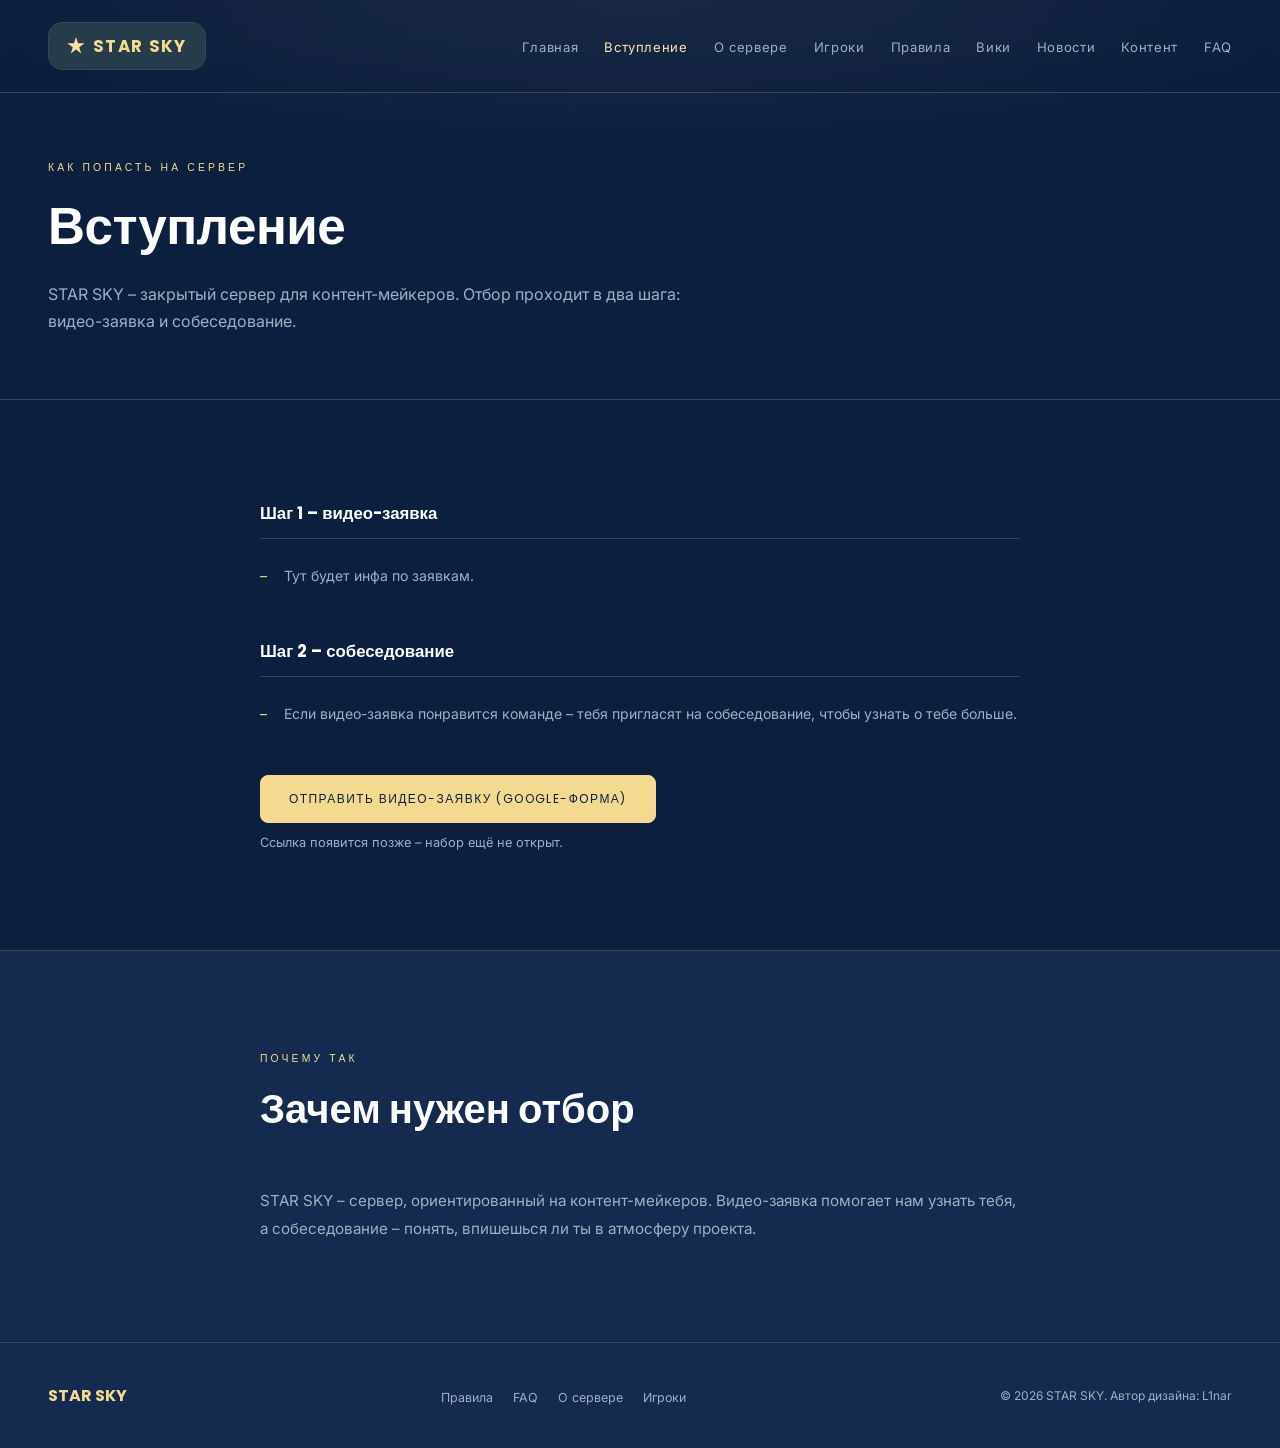
<file: join/index.html>
<!DOCTYPE html>
<html lang="ru">
<head>
  <meta charset="UTF-8" />
  <meta name="viewport" content="width=device-width, initial-scale=1.0" />
  <title>Вступление – STAR SKY</title>
  <meta name="description" content="Как попасть на Minecraft-сервер STAR SKY: видео-заявка и собеседование." />

  <link rel="icon" href="../assets/favicon.ico" sizes="any" />
  <link rel="icon" type="image/png" sizes="32x32" href="../assets/favicon-32.png" />
  <link rel="icon" type="image/png" sizes="16x16" href="../assets/favicon-16.png" />
  <link rel="apple-touch-icon" href="../assets/apple-touch-icon.png" />

  <meta property="og:title" content="Вступление – STAR SKY" />
  <meta property="og:description" content="Как попасть на Minecraft-сервер STAR SKY: видео-заявка и собеседование." />
  <meta property="og:image" content="https://starsky-site.ru/assets/og-banner.jpg" />
  <meta property="og:type" content="website" />
  <meta property="og:url" content="https://starsky-site.ru/join/" />
  <meta name="twitter:card" content="summary_large_image" />

  <link href="https://fonts.googleapis.com/css2?family=Poppins:wght@400;500;600;700;800&family=Inter:wght@300;400;500&display=swap" rel="stylesheet" />
  <link rel="stylesheet" href="../shared.css" />
</head>
<body>

  <nav class="site-nav">
    <a href="../" class="nav-logo"><span class="nav-logo-star"></span>STAR SKY</a>
    <ul class="nav-links">
      <li><a href="../">Главная</a></li>
      <li><a href="../join/" class="active">Вступление</a></li>
      <li><a href="../about/">О сервере</a></li>
      <li><a href="../players/">Игроки</a></li>
      <li><a href="../rules/">Правила</a></li>
      <li><a href="../wiki/">Вики</a></li>
      <li><a href="../news/">Новости</a></li>
      <li><a href="../content/">Контент</a></li>
      <li><a href="../faq/">FAQ</a></li>
    </ul>
    <button class="nav-burger" id="burger" aria-label="Меню">
      <span></span><span></span><span></span>
    </button>
  </nav>

  <div class="nav-mobile" id="mobileMenu">
    <a href="../">Главная</a>
    <a href="../join/" class="active">Вступление</a>
    <a href="../about/">О сервере</a>
    <a href="../players/">Игроки</a>
    <a href="../rules/">Правила</a>
    <a href="../wiki/">Вики</a>
    <a href="../news/">Новости</a>
    <a href="../content/">Контент</a>
    <a href="../faq/">FAQ</a>
  </div>

  <div class="page-hero">
    <div class="section-label">Как попасть на сервер</div>
    <h1>Вступление</h1>
    <p class="lead">STAR SKY – закрытый сервер для контент-мейкеров. Отбор проходит в два шага: видео-заявка и собеседование.</p>
  </div>

  <section>
    <div class="container narrow">

      <div class="rule-block fade-in">
        <h3>Шаг 1 – видео-заявка</h3>
        <ul>
          <li>Тут будет инфа по заявкам.</li>
        </ul>
      </div>

      <div class="rule-block fade-in">
        <h3>Шаг 2 – собеседование</h3>
        <ul>
          <li>Если видео-заявка понравится команде – тебя пригласят на собеседование, чтобы узнать о тебе больше.</li>
        </ul>
      </div>

      <div class="fade-in" style="margin-top: 40px;">
        <a href="#" class="btn solid">Отправить видео-заявку (Google-форма)</a>
        <p style="color: var(--muted); font-size: 0.8rem; margin-top: 12px;">Ссылка появится позже – набор ещё не открыт.</p>
      </div>

    </div>
  </section>

  <section style="background: var(--surface); border-top: 1px solid var(--border);">
    <div class="container narrow fade-in">
      <div class="section-label">Почему так</div>
      <div class="section-title">Зачем нужен отбор</div>
      <p style="color: var(--muted); line-height: 1.8; font-size: 0.95rem;">
        STAR SKY – сервер, ориентированный на контент-мейкеров. Видео-заявка помогает нам узнать тебя, а собеседование – понять, впишешься ли ты в атмосферу проекта.
      </p>
    </div>
  </section>

  <footer class="site-footer">
    <div class="footer-logo">STAR SKY</div>
    <ul class="footer-links">
      <li><a href="../rules/">Правила</a></li>
      <li><a href="../faq/">FAQ</a></li>
      <li><a href="../about/">О сервере</a></li>
      <li><a href="../players/">Игроки</a></li>
    </ul>
    <div class="footer-copy">© 2026 STAR SKY. Автор дизайна: L1nar</div>
  </footer>

  <script src="../shared.js"></script>
</body>
</html>
</file>
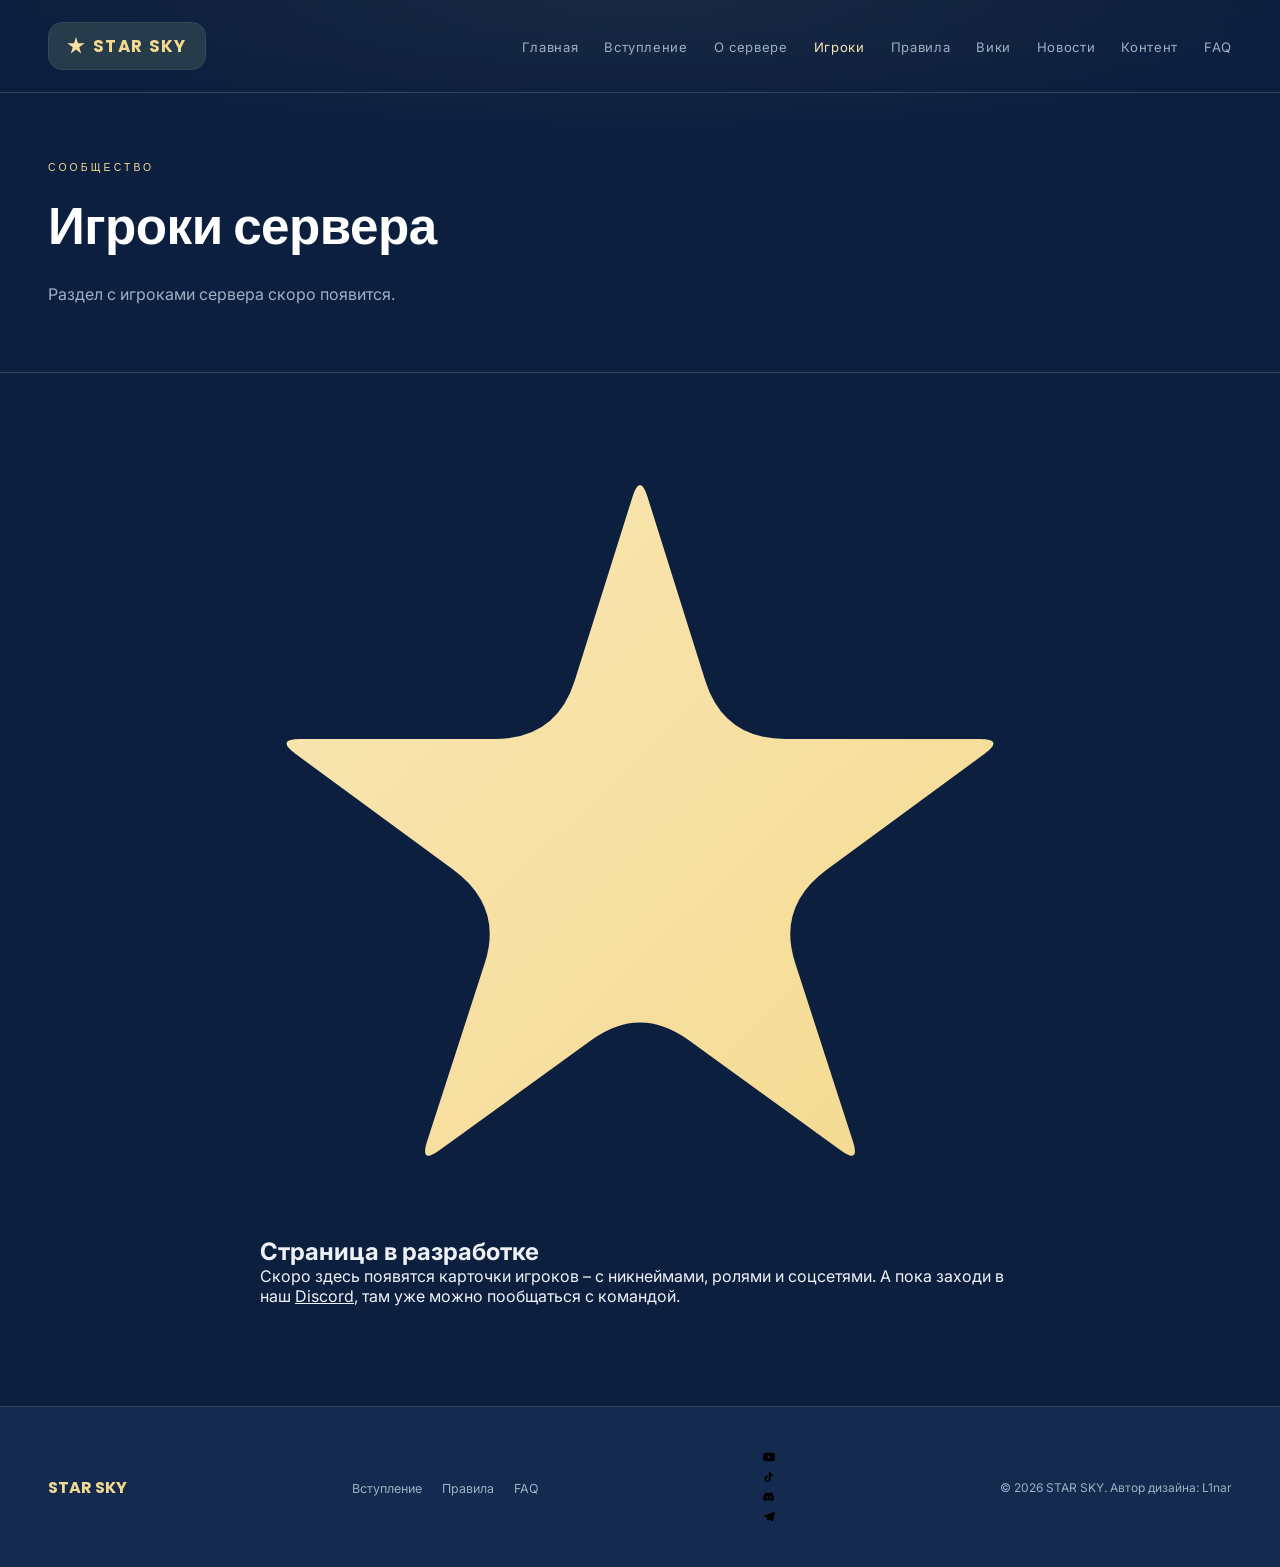
<file: players/index.html>
<!DOCTYPE html>
<html lang="ru">
<head>
  <meta charset="UTF-8" />
  <meta name="viewport" content="width=device-width, initial-scale=1.0" />
  <title>Игроки – STAR SKY</title>
  <meta name="description" content="Сообщество игроков Minecraft-сервера STAR SKY." />

  <link rel="icon" href="../assets/favicon.ico" sizes="any" />
  <link rel="icon" type="image/png" sizes="32x32" href="../assets/favicon-32.png" />
  <link rel="icon" type="image/png" sizes="16x16" href="../assets/favicon-16.png" />
  <link rel="apple-touch-icon" href="../assets/apple-touch-icon.png" />

  <meta property="og:title" content="Игроки – STAR SKY" />
  <meta property="og:description" content="Сообщество игроков Minecraft-сервера STAR SKY." />
  <meta property="og:image" content="https://starsky-site.ru/assets/og-banner.jpg" />
  <meta property="og:type" content="website" />
  <meta property="og:url" content="https://starsky-site.ru/players/" />
  <meta name="twitter:card" content="summary_large_image" />

  <link href="https://fonts.googleapis.com/css2?family=Poppins:wght@400;500;600;700;800&family=Inter:wght@300;400;500&display=swap" rel="stylesheet" />
  <link rel="stylesheet" href="../shared.css" />
</head>
<body>

  <nav class="site-nav">
    <a href="../" class="nav-logo"><span class="nav-logo-star"></span>STAR SKY</a>
    <ul class="nav-links">
      <li><a href="../">Главная</a></li>
      <li><a href="../join/">Вступление</a></li>
      <li><a href="../about/">О сервере</a></li>
      <li><a href="../players/" class="active">Игроки</a></li>
      <li><a href="../rules/">Правила</a></li>
      <li><a href="../wiki/">Вики</a></li>
      <li><a href="../news/">Новости</a></li>
      <li><a href="../content/">Контент</a></li>
      <li><a href="../faq/">FAQ</a></li>
    </ul>
    <button class="nav-burger" id="burger" aria-label="Меню">
      <span></span><span></span><span></span>
    </button>
  </nav>

  <div class="nav-mobile" id="mobileMenu">
    <a href="../">Главная</a>
    <a href="../join/">Вступление</a>
    <a href="../about/">О сервере</a>
    <a href="../players/" class="active">Игроки</a>
    <a href="../rules/">Правила</a>
    <a href="../wiki/">Вики</a>
    <a href="../news/">Новости</a>
    <a href="../content/">Контент</a>
    <a href="../faq/">FAQ</a>
  </div>

  <div class="page-hero">
    <div class="section-label">Сообщество</div>
    <h1>Игроки сервера</h1>
    <p class="lead">Раздел с игроками сервера скоро появится.</p>
  </div>

  <section>
    <div class="container narrow">
      <div class="wip-block fade-in">
        <div class="wip-icon">
          <svg viewBox="0 0 100 100" xmlns="http://www.w3.org/2000/svg">
            <defs>
              <linearGradient id="starGradWip" x1="0%" y1="0%" x2="100%" y2="100%">
                <stop offset="0%" stop-color="#f9e6b5" />
                <stop offset="100%" stop-color="#F4DA90" />
              </linearGradient>
            </defs>
            <path fill="url(#starGradWip)" d="M 49.01,3.15 Q 50.00,0.00 50.99,3.15 L 58.58,27.30 Q 61.00,35.00 69.14,35.00 L 94.67,35.00 Q 98.00,35.00 95.30,36.98 L 74.60,52.16 Q 68.00,57.00 70.42,64.48 L 78.01,87.94 Q 79.00,91.00 76.39,89.11 L 56.38,74.62 Q 50.00,70.00 43.62,74.62 L 23.61,89.11 Q 21.00,91.00 21.99,87.94 L 29.58,64.48 Q 32.00,57.00 25.40,52.16 L 4.70,36.98 Q 2.00,35.00 5.33,35.00 L 30.86,35.00 Q 39.00,35.00 41.42,27.30 Z" />
          </svg>
        </div>
        <h2>Страница в разработке</h2>
        <p>Скоро здесь появятся карточки игроков – с никнеймами, ролями и соцсетями. А пока заходи в наш <a href="https://discord.gg/5BjSvCXrzx" target="_blank" rel="noopener">Discord</a>, там уже можно пообщаться с командой.</p>
      </div>
    </div>
  </section>

  <footer class="site-footer">
    <div class="footer-logo">STAR SKY</div>
    <ul class="footer-links">
      <li><a href="../join/">Вступление</a></li>
      <li><a href="../rules/">Правила</a></li>
      <li><a href="../faq/">FAQ</a></li>
    </ul>
    <div class="footer-social">
      <a href="https://www.youtube.com/@Starsky_mc" target="_blank" rel="noopener" aria-label="YouTube">
        <svg viewBox="0 0 24 24"><path d="M23.5 6.2c-.3-1.1-1.1-1.9-2.2-2.2C19.4 3.5 12 3.5 12 3.5s-7.4 0-9.3.5c-1.1.3-1.9 1.1-2.2 2.2C0 8.1 0 12 0 12s0 3.9.5 5.8c.3 1.1 1.1 1.9 2.2 2.2 1.9.5 9.3.5 9.3.5s7.4 0 9.3-.5c1.1-.3 1.9-1.1 2.2-2.2.5-1.9.5-5.8.5-5.8s0-3.9-.5-5.8zM9.5 15.5v-7l6.3 3.5-6.3 3.5z"/></svg>
      </a>
      <a href="https://www.tiktok.com/@starsky_mc" target="_blank" rel="noopener" aria-label="TikTok">
        <svg viewBox="0 0 24 24"><path d="M16.6 5.8c-.9-.9-1.4-2.2-1.4-3.5h-3.4v13.1c0 1.5-1.2 2.7-2.7 2.7s-2.7-1.2-2.7-2.7 1.2-2.7 2.7-2.7c.3 0 .6 0 .8.1v-3.5c-.3 0-.5-.1-.8-.1-3.4 0-6.1 2.7-6.1 6.1s2.7 6.1 6.1 6.1 6.1-2.7 6.1-6.1V9.5c1.3.9 2.8 1.5 4.5 1.5V7.6c-1.1 0-2.1-.4-2.9-1.1-.1-.2-.2-.5-.2-.7z"/></svg>
      </a>
      <a href="https://discord.gg/5BjSvCXrzx" target="_blank" rel="noopener" aria-label="Discord">
        <svg viewBox="0 0 24 24"><path d="M20.3 4.4c-1.5-.7-3.1-1.2-4.8-1.5-.2.4-.5.9-.6 1.3-1.8-.3-3.5-.3-5.3 0-.2-.4-.4-.9-.6-1.3-1.7.3-3.3.8-4.8 1.5C1 8.8.3 13.1.6 17.4c1.9 1.4 3.7 2.2 5.5 2.8.4-.6.8-1.2 1.1-1.9-.6-.2-1.2-.5-1.7-.9.1-.1.3-.2.4-.3 3.4 1.6 7.1 1.6 10.5 0 .1.1.3.2.4.3-.5.3-1.1.6-1.7.9.3.7.7 1.3 1.1 1.9 1.9-.6 3.7-1.4 5.5-2.8.4-4.9-.8-9.2-3.4-13zM8.7 14.8c-1 0-1.9-.9-1.9-2.1s.8-2.1 1.9-2.1 1.9 1 1.9 2.1-.9 2.1-1.9 2.1zm6.6 0c-1 0-1.9-.9-1.9-2.1s.8-2.1 1.9-2.1 1.9 1 1.9 2.1-.9 2.1-1.9 2.1z"/></svg>
      </a>
      <a href="https://t.me/addlist/xVpMbjYqNMcwZGFi" target="_blank" rel="noopener" aria-label="Чаты участников в Telegram">
        <svg viewBox="0 0 24 24"><path d="M22 2L2.6 9.6c-1.3.5-1.3 1.2-.2 1.6l4.9 1.5 1.9 5.9c.2.6.6.8 1.1.5l2.9-2.2 4.9 3.6c.9.5 1.5.2 1.7-.9L23.9 2.9c.3-1.3-.5-1.9-1.9-.9z"/></svg>
      </a>
    </div>
    <div class="footer-copy">© 2026 STAR SKY. Автор дизайна: L1nar</div>
  </footer>

  <script src="../shared.js"></script>
</body>
</html>
</file>
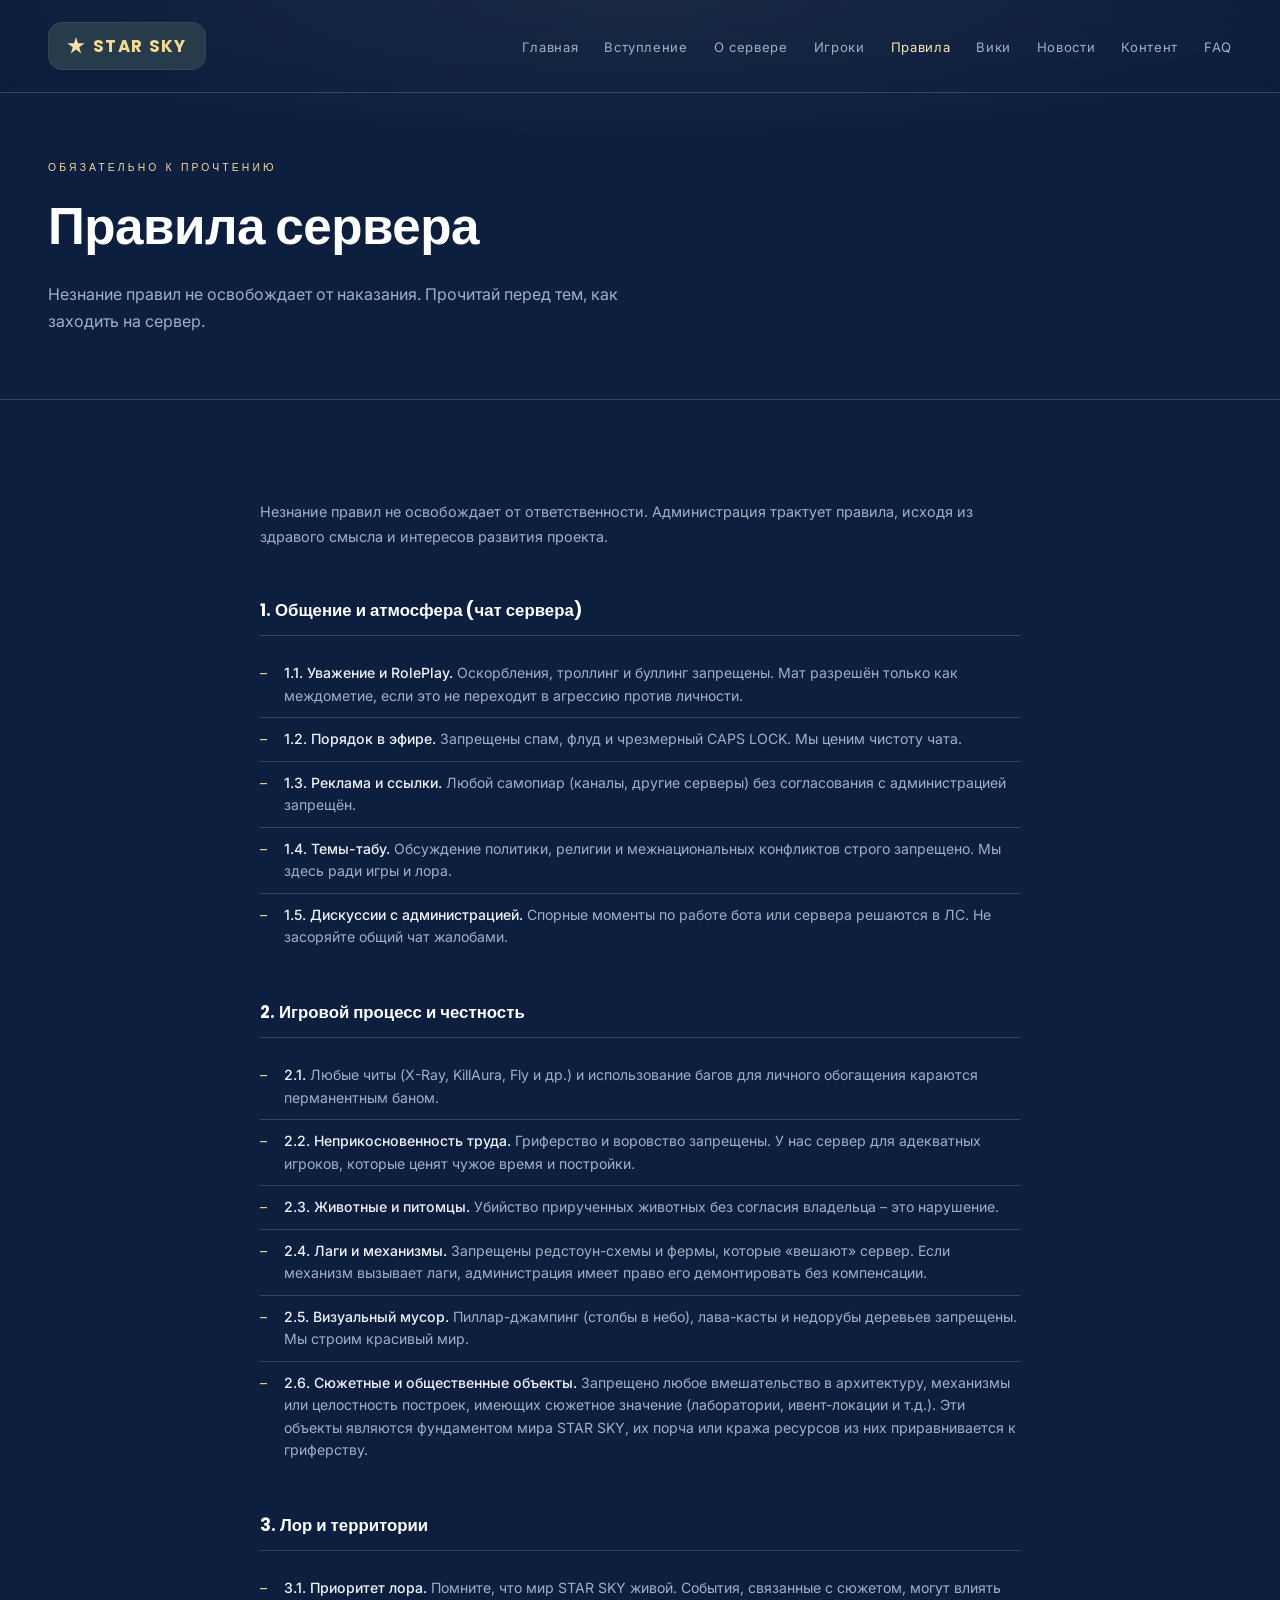
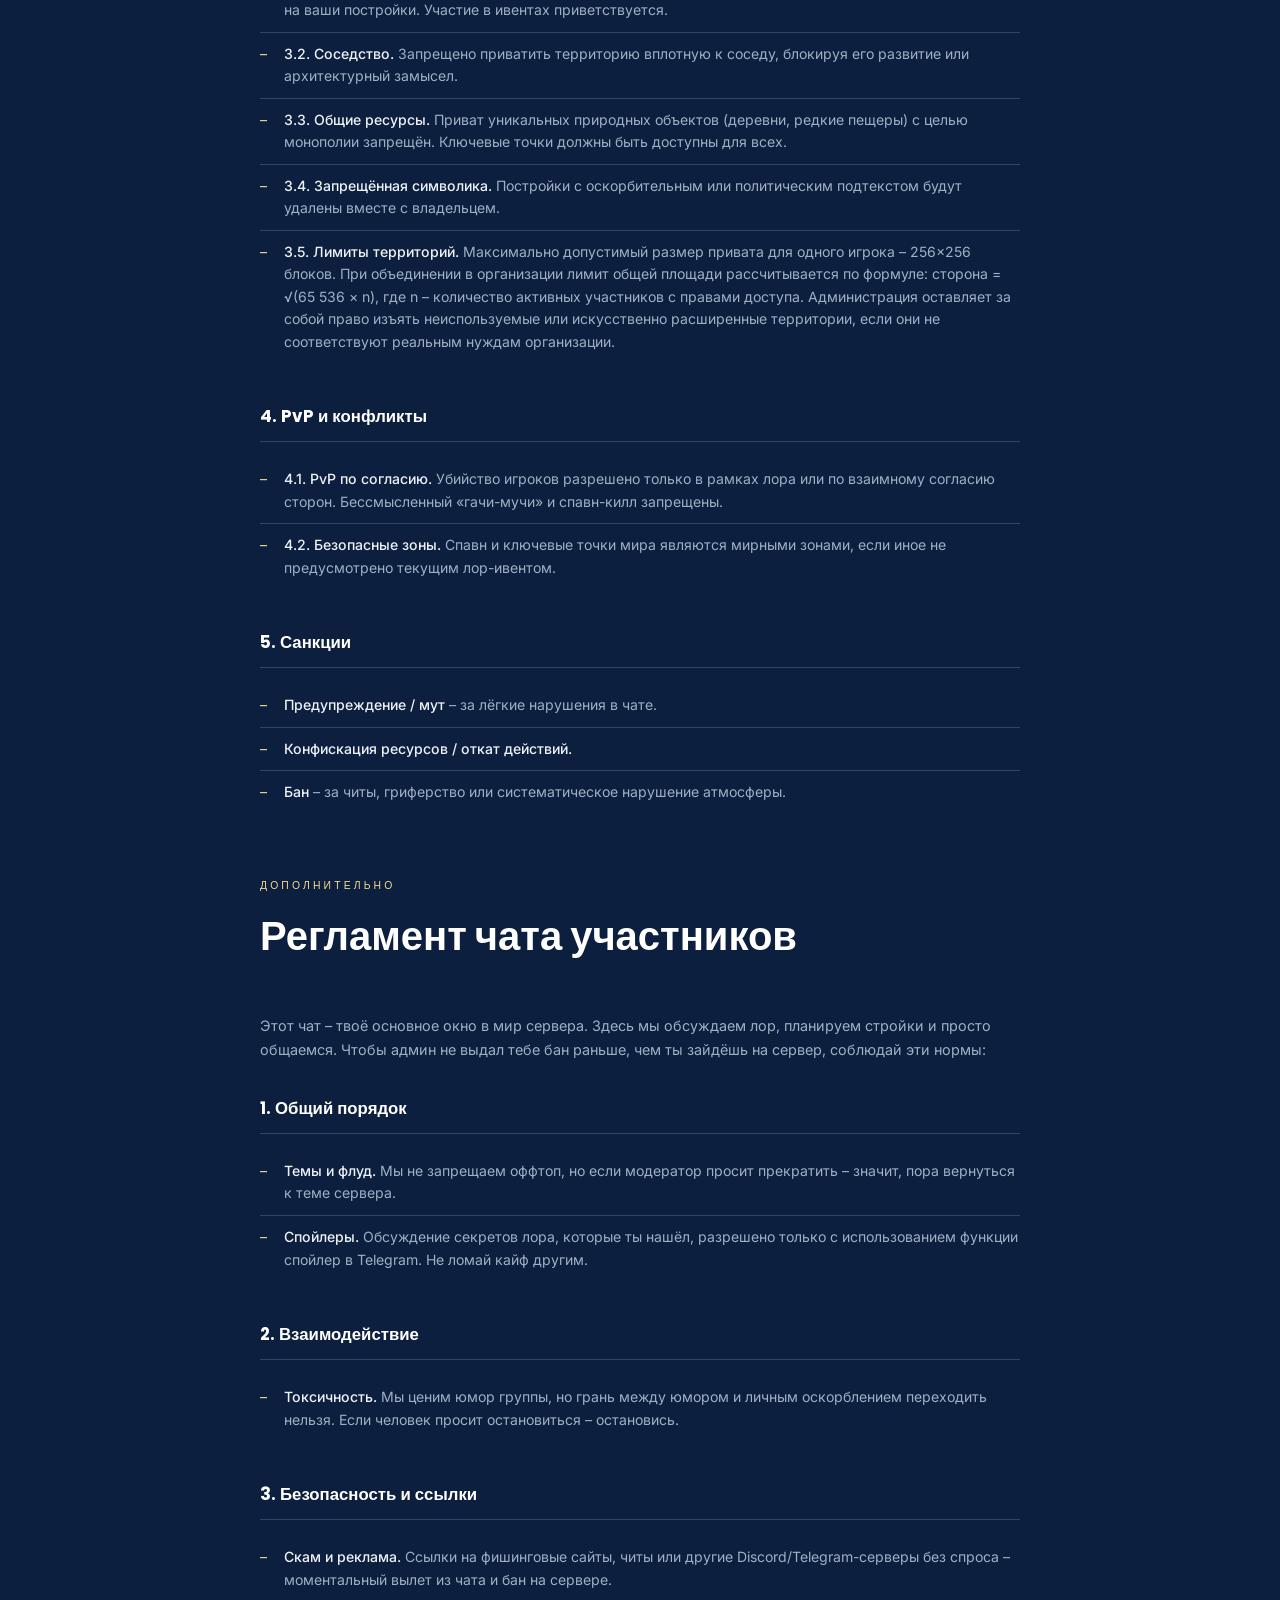
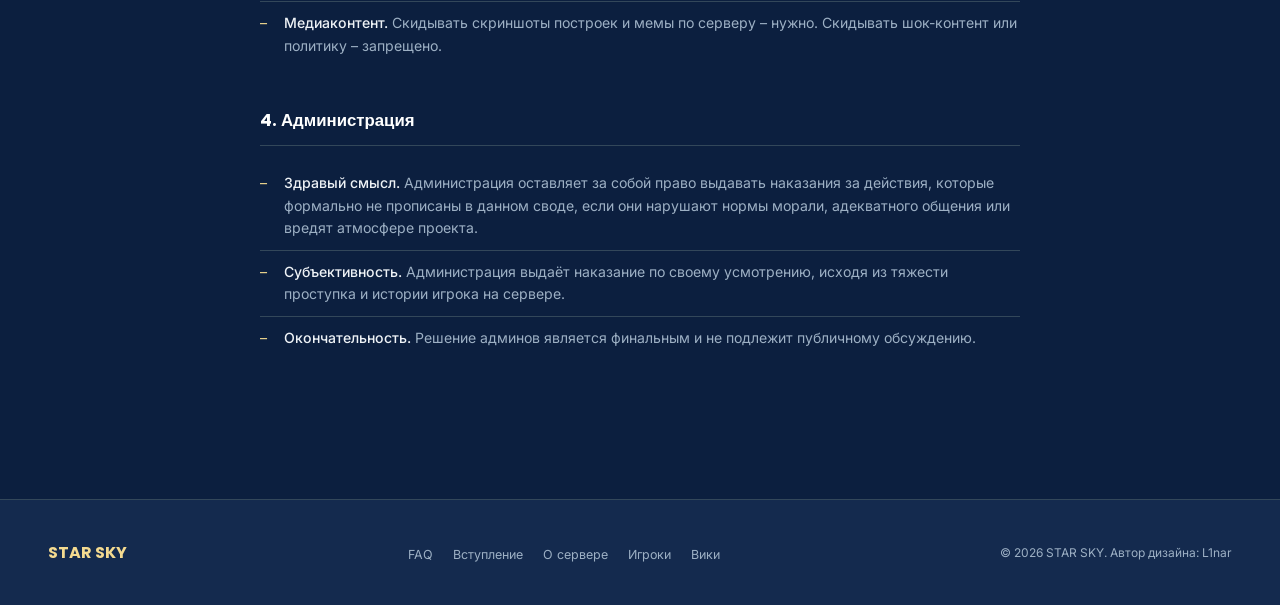
<file: rules/index.html>
<!DOCTYPE html>
<html lang="ru">
<head>
  <meta charset="UTF-8" />
  <meta name="viewport" content="width=device-width, initial-scale=1.0" />
  <title>Правила – STAR SKY</title>
  <meta name="description" content="Правила сервера и чата STAR SKY." />

  <link rel="icon" href="../assets/favicon.ico" sizes="any" />
  <link rel="icon" type="image/png" sizes="32x32" href="../assets/favicon-32.png" />
  <link rel="icon" type="image/png" sizes="16x16" href="../assets/favicon-16.png" />
  <link rel="apple-touch-icon" href="../assets/apple-touch-icon.png" />

  <meta property="og:title" content="Правила – STAR SKY" />
  <meta property="og:description" content="Правила сервера и чата STAR SKY." />
  <meta property="og:image" content="https://starsky-site.ru/assets/og-banner.jpg" />
  <meta property="og:type" content="website" />
  <meta property="og:url" content="https://starsky-site.ru/rules/" />
  <meta name="twitter:card" content="summary_large_image" />

  <link href="https://fonts.googleapis.com/css2?family=Poppins:wght@400;500;600;700;800&family=Inter:wght@300;400;500&display=swap" rel="stylesheet" />
  <link rel="stylesheet" href="../shared.css" />
</head>
<body>

  <nav class="site-nav">
    <a href="../" class="nav-logo"><span class="nav-logo-star"></span>STAR SKY</a>
    <ul class="nav-links">
      <li><a href="../">Главная</a></li>
      <li><a href="../join/">Вступление</a></li>
      <li><a href="../about/">О сервере</a></li>
      <li><a href="../players/">Игроки</a></li>
      <li><a href="../rules/" class="active">Правила</a></li>
      <li><a href="../wiki/">Вики</a></li>
      <li><a href="../news/">Новости</a></li>
      <li><a href="../content/">Контент</a></li>
      <li><a href="../faq/">FAQ</a></li>
    </ul>
    <button class="nav-burger" id="burger" aria-label="Меню">
      <span></span><span></span><span></span>
    </button>
  </nav>

  <div class="nav-mobile" id="mobileMenu">
    <a href="../">Главная</a>
    <a href="../join/">Вступление</a>
    <a href="../about/">О сервере</a>
    <a href="../players/">Игроки</a>
    <a href="../rules/" class="active">Правила</a>
    <a href="../wiki/">Вики</a>
    <a href="../news/">Новости</a>
    <a href="../content/">Контент</a>
    <a href="../faq/">FAQ</a>
  </div>

  <div class="page-hero">
    <div class="section-label">Обязательно к прочтению</div>
    <h1>Правила сервера</h1>
    <p class="lead">Незнание правил не освобождает от наказания. Прочитай перед тем, как заходить на сервер.</p>
  </div>

  <section>
    <div class="container narrow">

      <p class="fade-in" style="color: var(--muted); font-size: 0.9rem; line-height: 1.7; margin-bottom: 48px;">
        Незнание правил не освобождает от ответственности. Администрация трактует правила, исходя из здравого смысла и интересов развития проекта.
      </p>

      <div class="rule-block fade-in">
        <h3>1. Общение и атмосфера (чат сервера)</h3>
        <ul>
          <li><strong>1.1. Уважение и RolePlay.</strong> Оскорбления, троллинг и буллинг запрещены. Мат разрешён только как междометие, если это не переходит в агрессию против личности.</li>
          <li><strong>1.2. Порядок в эфире.</strong> Запрещены спам, флуд и чрезмерный CAPS LOCK. Мы ценим чистоту чата.</li>
          <li><strong>1.3. Реклама и ссылки.</strong> Любой самопиар (каналы, другие серверы) без согласования с администрацией запрещён.</li>
          <li><strong>1.4. Темы-табу.</strong> Обсуждение политики, религии и межнациональных конфликтов строго запрещено. Мы здесь ради игры и лора.</li>
          <li><strong>1.5. Дискуссии с администрацией.</strong> Спорные моменты по работе бота или сервера решаются в ЛС. Не засоряйте общий чат жалобами.</li>
        </ul>
      </div>

      <div class="rule-block fade-in">
        <h3>2. Игровой процесс и честность</h3>
        <ul>
          <li><strong>2.1.</strong> Любые читы (X-Ray, KillAura, Fly и др.) и использование багов для личного обогащения караются перманентным баном.</li>
          <li><strong>2.2. Неприкосновенность труда.</strong> Гриферство и воровство запрещены. У нас сервер для адекватных игроков, которые ценят чужое время и постройки.</li>
          <li><strong>2.3. Животные и питомцы.</strong> Убийство прирученных животных без согласия владельца – это нарушение.</li>
          <li><strong>2.4. Лаги и механизмы.</strong> Запрещены редстоун-схемы и фермы, которые «вешают» сервер. Если механизм вызывает лаги, администрация имеет право его демонтировать без компенсации.</li>
          <li><strong>2.5. Визуальный мусор.</strong> Пиллар-джампинг (столбы в небо), лава-касты и недорубы деревьев запрещены. Мы строим красивый мир.</li>
          <li><strong>2.6. Сюжетные и общественные объекты.</strong> Запрещено любое вмешательство в архитектуру, механизмы или целостность построек, имеющих сюжетное значение (лаборатории, ивент-локации и т.д.). Эти объекты являются фундаментом мира STAR SKY, их порча или кража ресурсов из них приравнивается к гриферству.</li>
        </ul>
      </div>

      <div class="rule-block fade-in">
        <h3>3. Лор и территории</h3>
        <ul>
          <li><strong>3.1. Приоритет лора.</strong> Помните, что мир STAR SKY живой. События, связанные с сюжетом, могут влиять на ваши постройки. Участие в ивентах приветствуется.</li>
          <li><strong>3.2. Соседство.</strong> Запрещено приватить территорию вплотную к соседу, блокируя его развитие или архитектурный замысел.</li>
          <li><strong>3.3. Общие ресурсы.</strong> Приват уникальных природных объектов (деревни, редкие пещеры) с целью монополии запрещён. Ключевые точки должны быть доступны для всех.</li>
          <li><strong>3.4. Запрещённая символика.</strong> Постройки с оскорбительным или политическим подтекстом будут удалены вместе с владельцем.</li>
          <li><strong>3.5. Лимиты территорий.</strong> Максимально допустимый размер привата для одного игрока – 256×256 блоков. При объединении в организации лимит общей площади рассчитывается по формуле: сторона = √(65 536 × n), где n – количество активных участников с правами доступа. Администрация оставляет за собой право изъять неиспользуемые или искусственно расширенные территории, если они не соответствуют реальным нуждам организации.</li>
        </ul>
      </div>

      <div class="rule-block fade-in">
        <h3>4. PvP и конфликты</h3>
        <ul>
          <li><strong>4.1. PvP по согласию.</strong> Убийство игроков разрешено только в рамках лора или по взаимному согласию сторон. Бессмысленный «гачи-мучи» и спавн-килл запрещены.</li>
          <li><strong>4.2. Безопасные зоны.</strong> Спавн и ключевые точки мира являются мирными зонами, если иное не предусмотрено текущим лор-ивентом.</li>
        </ul>
      </div>

      <div class="rule-block fade-in">
        <h3>5. Санкции</h3>
        <ul>
          <li><strong>Предупреждение / мут</strong> – за лёгкие нарушения в чате.</li>
          <li><strong>Конфискация ресурсов / откат действий.</strong></li>
          <li><strong>Бан</strong> – за читы, гриферство или систематическое нарушение атмосферы.</li>
        </ul>
      </div>

      <div class="section-label fade-in" style="margin-top: 64px;">Дополнительно</div>
      <div class="section-title fade-in">Регламент чата участников</div>

      <p class="fade-in" style="color: var(--muted); font-size: 0.9rem; line-height: 1.7; margin-bottom: 32px;">
        Этот чат – твоё основное окно в мир сервера. Здесь мы обсуждаем лор, планируем стройки и просто общаемся. Чтобы админ не выдал тебе бан раньше, чем ты зайдёшь на сервер, соблюдай эти нормы:
      </p>

      <div class="rule-block fade-in">
        <h3>1. Общий порядок</h3>
        <ul>
          <li><strong>Темы и флуд.</strong> Мы не запрещаем оффтоп, но если модератор просит прекратить – значит, пора вернуться к теме сервера.</li>
          <li><strong>Спойлеры.</strong> Обсуждение секретов лора, которые ты нашёл, разрешено только с использованием функции спойлер в Telegram. Не ломай кайф другим.</li>
        </ul>
      </div>

      <div class="rule-block fade-in">
        <h3>2. Взаимодействие</h3>
        <ul>
          <li><strong>Токсичность.</strong> Мы ценим юмор группы, но грань между юмором и личным оскорблением переходить нельзя. Если человек просит остановиться – остановись.</li>
        </ul>
      </div>

      <div class="rule-block fade-in">
        <h3>3. Безопасность и ссылки</h3>
        <ul>
          <li><strong>Скам и реклама.</strong> Ссылки на фишинговые сайты, читы или другие Discord/Telegram-серверы без спроса – моментальный вылет из чата и бан на сервере.</li>
          <li><strong>Медиаконтент.</strong> Скидывать скриншоты построек и мемы по серверу – нужно. Скидывать шок-контент или политику – запрещено.</li>
        </ul>
      </div>

      <div class="rule-block fade-in">
        <h3>4. Администрация</h3>
        <ul>
          <li><strong>Здравый смысл.</strong> Администрация оставляет за собой право выдавать наказания за действия, которые формально не прописаны в данном своде, если они нарушают нормы морали, адекватного общения или вредят атмосфере проекта.</li>
          <li><strong>Субъективность.</strong> Администрация выдаёт наказание по своему усмотрению, исходя из тяжести проступка и истории игрока на сервере.</li>
          <li><strong>Окончательность.</strong> Решение админов является финальным и не подлежит публичному обсуждению.</li>
        </ul>
      </div>

    </div>
  </section>

  <footer class="site-footer">
    <div class="footer-logo">STAR SKY</div>
    <ul class="footer-links">
      <li><a href="../faq/">FAQ</a></li>
      <li><a href="../join/">Вступление</a></li>
      <li><a href="../about/">О сервере</a></li>
      <li><a href="../players/">Игроки</a></li>
      <li><a href="../wiki/">Вики</a></li>
    </ul>
    <div class="footer-copy">© 2026 STAR SKY. Автор дизайна: L1nar</div>
  </footer>

  <script src="../shared.js"></script>
</body>
</html>
</file>
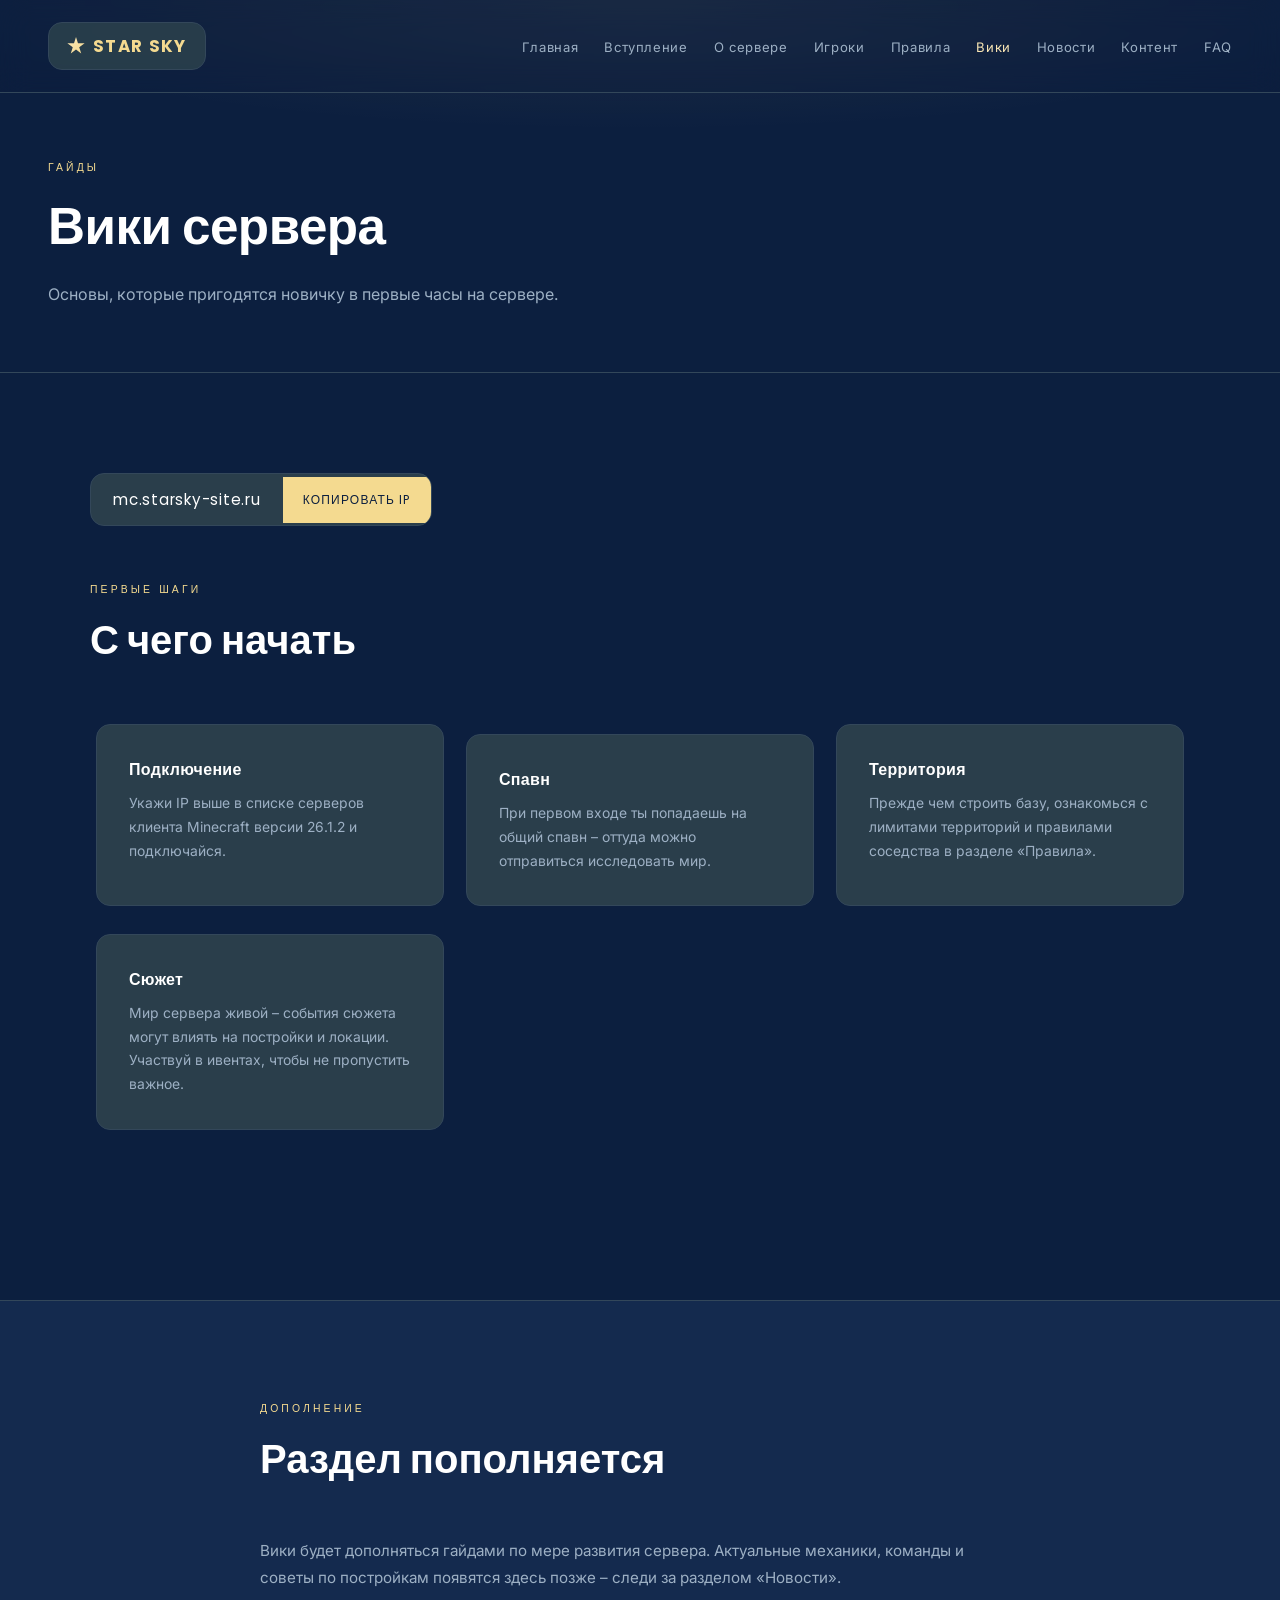
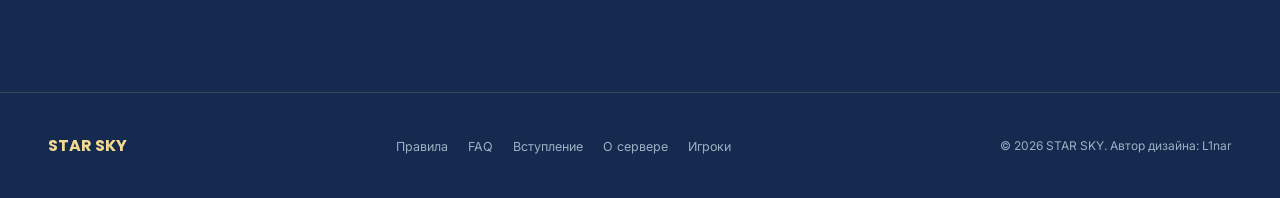
<file: wiki/index.html>
<!DOCTYPE html>
<html lang="ru">
<head>
  <meta charset="UTF-8" />
  <meta name="viewport" content="width=device-width, initial-scale=1.0" />
  <title>Вики – STAR SKY</title>
  <meta name="description" content="Гайды и полезная информация для новичков STAR SKY." />

  <link rel="icon" href="../assets/favicon.ico" sizes="any" />
  <link rel="icon" type="image/png" sizes="32x32" href="../assets/favicon-32.png" />
  <link rel="icon" type="image/png" sizes="16x16" href="../assets/favicon-16.png" />
  <link rel="apple-touch-icon" href="../assets/apple-touch-icon.png" />

  <meta property="og:title" content="Вики – STAR SKY" />
  <meta property="og:description" content="Гайды и полезная информация для новичков STAR SKY." />
  <meta property="og:image" content="https://starsky-site.ru/assets/og-banner.jpg" />
  <meta property="og:type" content="website" />
  <meta property="og:url" content="https://starsky-site.ru/wiki/" />
  <meta name="twitter:card" content="summary_large_image" />

  <link href="https://fonts.googleapis.com/css2?family=Poppins:wght@400;500;600;700;800&family=Inter:wght@300;400;500&display=swap" rel="stylesheet" />
  <link rel="stylesheet" href="../shared.css" />
</head>
<body>

  <nav class="site-nav">
    <a href="../" class="nav-logo"><span class="nav-logo-star"></span>STAR SKY</a>
    <ul class="nav-links">
      <li><a href="../">Главная</a></li>
      <li><a href="../join/">Вступление</a></li>
      <li><a href="../about/">О сервере</a></li>
      <li><a href="../players/">Игроки</a></li>
      <li><a href="../rules/">Правила</a></li>
      <li><a href="../wiki/" class="active">Вики</a></li>
      <li><a href="../news/">Новости</a></li>
      <li><a href="../content/">Контент</a></li>
      <li><a href="../faq/">FAQ</a></li>
    </ul>
    <button class="nav-burger" id="burger" aria-label="Меню">
      <span></span><span></span><span></span>
    </button>
  </nav>

  <div class="nav-mobile" id="mobileMenu">
    <a href="../">Главная</a>
    <a href="../join/">Вступление</a>
    <a href="../about/">О сервере</a>
    <a href="../players/">Игроки</a>
    <a href="../rules/">Правила</a>
    <a href="../wiki/" class="active">Вики</a>
    <a href="../news/">Новости</a>
    <a href="../content/">Контент</a>
    <a href="../faq/">FAQ</a>
  </div>

  <div class="page-hero">
    <div class="section-label">Гайды</div>
    <h1>Вики сервера</h1>
    <p class="lead">Основы, которые пригодятся новичку в первые часы на сервере.</p>
  </div>

  <section>
    <div class="container">
      <div class="ip-bar fade-in" style="margin-bottom: 56px;">
        <span class="ip-text">mc.starsky-site.ru</span>
        <button class="copy-btn" data-ip="mc.starsky-site.ru">Копировать IP</button>
      </div>

      <div class="section-label fade-in">Первые шаги</div>
      <div class="section-title fade-in">С чего начать</div>
      <div class="card-grid fade-in" style="margin-bottom: 64px;">
        <div class="info-card">
          <h3>Подключение</h3>
          <p>Укажи IP выше в списке серверов клиента Minecraft версии 26.1.2 и подключайся.</p>
        </div>
        <div class="info-card">
          <h3>Спавн</h3>
          <p>При первом входе ты попадаешь на общий спавн – оттуда можно отправиться исследовать мир.</p>
        </div>
        <div class="info-card">
          <h3>Территория</h3>
          <p>Прежде чем строить базу, ознакомься с лимитами территорий и правилами соседства в разделе «Правила».</p>
        </div>
        <div class="info-card">
          <h3>Сюжет</h3>
          <p>Мир сервера живой – события сюжета могут влиять на постройки и локации. Участвуй в ивентах, чтобы не пропустить важное.</p>
        </div>
      </div>
    </div>
  </section>

  <section style="background: var(--surface); border-top: 1px solid var(--border);">
    <div class="container narrow fade-in">
      <div class="section-label">Дополнение</div>
      <div class="section-title">Раздел пополняется</div>
      <p style="color: var(--muted); line-height: 1.8; font-size: 0.95rem;">
        Вики будет дополняться гайдами по мере развития сервера. Актуальные механики, команды и советы по постройкам появятся здесь позже – следи за разделом «Новости».
      </p>
    </div>
  </section>

  <footer class="site-footer">
    <div class="footer-logo">STAR SKY</div>
    <ul class="footer-links">
      <li><a href="../rules/">Правила</a></li>
      <li><a href="../faq/">FAQ</a></li>
      <li><a href="../join/">Вступление</a></li>
      <li><a href="../about/">О сервере</a></li>
      <li><a href="../players/">Игроки</a></li>
    </ul>
    <div class="footer-copy">© 2026 STAR SKY. Автор дизайна: L1nar</div>
  </footer>

  <script src="../shared.js"></script>
</body>
</html>
</file>
<file: shared.css>
/* ===================================================
   STARSKY – общие стили
   =================================================== */
*, *::before, *::after { box-sizing: border-box; margin: 0; padding: 0; }

:root {
  --red: #F4DA90;        /* главный акцент – золото */
  --red-hot: #f9e6b5;    /* hover/яркое состояние золота */
  --accent2: #4C9DB0;    /* вторичный акцент – голубой */
  --accent-warm: #D9B07B;/* вспомогательный бежевый – даты, второстепенное */
  --bg: #0C1F3F;         /* основной фон */
  --surface: #142a4e;    /* фон секций (между bg и card) */
  --card: #2A3E4B;       /* фон карточек/блоков */
  --text: #eef2f6;
  --muted: #9db0c4;
  --border: #33475a;
  --radius: 14px;
  --radius-sm: 8px;
}

html {
  scroll-behavior: smooth;
  overflow-x: hidden;
  max-width: 100%;
}

body {
  background: var(--bg);
  color: var(--text);
  font-family: 'Inter', sans-serif;
  overflow-x: hidden;
  max-width: 100%;
}

a { color: inherit; }

/* ===== NAV ===== */
nav.site-nav {
  position: fixed;
  top: 0; left: 0; right: 0;
  z-index: 100;
  display: flex;
  align-items: center;
  justify-content: space-between;
  padding: 22px 48px;
  background: rgba(12,31,63,0.25);
  backdrop-filter: blur(14px);
  border-bottom: 1px solid var(--border);
}
.nav-logo {
  display: inline-flex;
  align-items: center;
  gap: 8px;
  font-family: 'Poppins', sans-serif;
  font-weight: 700;
  font-size: 1.05rem;
  color: var(--red);
  letter-spacing: 0.08em;
  text-decoration: none;
  background: rgba(42,62,75,0.92);
  border: 1px solid var(--border);
  border-radius: var(--radius);
  padding: 10px 18px;
}
.nav-logo .nav-logo-star {
  width: 18px;
  height: 18px;
  background: linear-gradient(135deg, var(--red-hot) 0%, var(--red) 100%);
  clip-path: polygon(50% 0%, 61% 35%, 98% 35%, 68% 57%, 79% 91%, 50% 70%, 21% 91%, 32% 57%, 2% 35%, 39% 35%);
  flex-shrink: 0;
}
.nav-links { display: flex; gap: 26px; list-style: none; }
.nav-links a {
  color: var(--muted);
  text-decoration: none;
  font-size: 0.82rem;
  letter-spacing: 0.05em;
  transition: color 0.2s;
  white-space: nowrap;
}
.nav-links a:hover, .nav-links a.active { color: var(--text); }
.nav-links a.active { color: var(--red-hot); }

.nav-burger {
  display: none;
  flex-direction: column;
  gap: 5px;
  cursor: pointer;
  padding: 4px;
  background: none;
  border: none;
}
.nav-burger span {
  display: block;
  width: 24px;
  height: 2px;
  background: var(--text);
  transition: all 0.3s;
}
.nav-burger.open span:nth-child(1) { transform: translateY(7px) rotate(45deg); }
.nav-burger.open span:nth-child(2) { opacity: 0; }
.nav-burger.open span:nth-child(3) { transform: translateY(-7px) rotate(-45deg); }

.nav-mobile {
  display: none;
  position: fixed;
  top: 65px; left: 0; right: 0;
  max-height: calc(100vh - 65px);
  overflow-y: auto;
  background: rgba(12,31,63,0.97);
  backdrop-filter: blur(12px);
  border-bottom: 1px solid var(--border);
  padding: 24px;
  flex-direction: column;
  gap: 0;
  z-index: 99;
}
.nav-mobile.open { display: flex; }
.nav-mobile a {
  color: var(--text);
  text-decoration: none;
  font-family: 'Poppins', sans-serif;
  font-size: 0.9rem;
  letter-spacing: 0.1em;
  padding: 16px 0;
  border-bottom: 1px solid var(--border);
}
.nav-mobile a:last-child { border-bottom: none; }
.nav-mobile a.active { color: var(--red-hot); }

/* ===== PAGE HERO (для подстраниц) ===== */
.page-hero {
  padding: 160px 48px 64px;
  border-bottom: 1px solid var(--border);
  background:
    radial-gradient(ellipse 80% 50% at 50% 0%, rgba(244,218,144,0.08) 0%, transparent 70%),
    var(--bg);
}
.page-hero .section-label { margin-bottom: 12px; }
.page-hero h1 {
  font-family: 'Poppins', sans-serif;
  font-weight: 700;
  font-size: clamp(2rem, 6vw, 3.2rem);
  color: #fff;
  letter-spacing: -0.01em;
}
.page-hero p.lead {
  margin-top: 16px;
  max-width: 640px;
  color: var(--muted);
  font-size: 1rem;
  line-height: 1.7;
}

/* ===== SECTIONS ===== */
section { padding: 100px 48px; }
.section-label {
  font-family: 'Poppins', sans-serif;
  font-size: 0.65rem;
  letter-spacing: 0.3em;
  color: var(--red);
  text-transform: uppercase;
  margin-bottom: 12px;
}
.section-title {
  font-family: 'Poppins', sans-serif;
  font-weight: 700;
  font-size: clamp(1.5rem, 4vw, 2.5rem);
  color: #fff;
  margin-bottom: 48px;
}
.container { max-width: 1100px; margin: 0 auto; }
.container.narrow { max-width: 760px; }

/* ===== IP BAR ===== */
.ip-bar {
  display: inline-flex;
  align-items: center;
  gap: 0;
  border: 1px solid var(--border);
  background: var(--card);
  overflow: hidden;
  border-radius: var(--radius);
}
.ip-bar .ip-text {
  font-family: 'Poppins', sans-serif;
  font-size: 0.95rem;
  letter-spacing: 0.05em;
  color: #fff;
  padding: 14px 22px;
  user-select: all;
}
.ip-bar button.copy-btn {
  font-family: 'Poppins', sans-serif;
  font-size: 0.75rem;
  letter-spacing: 0.1em;
  text-transform: uppercase;
  background: var(--red);
  color: var(--bg);
  border: none;
  padding: 14px 20px;
  cursor: pointer;
  transition: background 0.2s;
  white-space: nowrap;
}
.ip-bar button.copy-btn:hover { background: var(--red-hot); }
.ip-bar button.copy-btn.copied { background: var(--accent2); color: #fff; }

/* ===== CARDS / GRIDS (reusable) ===== */
.card-grid {
  display: grid;
  grid-template-columns: repeat(auto-fit, minmax(260px, 1fr));
  gap: 22px;
  padding: 6px;
}
.info-card {
  background: var(--card);
  padding: 32px;
  border: 1px solid var(--border);
  border-radius: var(--radius);
  transition: transform 0.25s ease, box-shadow 0.25s ease, border-color 0.25s ease;
}
.info-card:hover {
  transform: translateY(-4px) rotate(var(--tilt, 0deg));
  box-shadow: 0 14px 32px rgba(0,0,0,0.28);
  border-color: var(--accent2);
}
.card-grid .info-card:nth-child(4n+1) { --tilt: -0.6deg; }
.card-grid .info-card:nth-child(4n+2) { --tilt: 0.5deg; margin-top: 10px; }
.card-grid .info-card:nth-child(4n+3) { --tilt: 0.4deg; }
.card-grid .info-card:nth-child(4n+4) { --tilt: -0.5deg; margin-top: 6px; }
.info-card h3 {
  font-family: 'Poppins', sans-serif;
  font-size: 1rem;
  color: #fff;
  margin-bottom: 10px;
  letter-spacing: 0.02em;
}
.info-card p {
  font-size: 0.87rem;
  color: var(--muted);
  line-height: 1.7;
}

.stat-grid {
  display: grid;
  grid-template-columns: minmax(0, 1fr) minmax(0, 1fr);
  gap: 18px;
  padding: 6px;
}
.stat {
  background: var(--card);
  padding: 28px;
  text-align: center;
  border: 1px solid var(--border);
  border-radius: var(--radius);
  min-width: 0;
  overflow: hidden;
  transition: transform 0.25s ease, box-shadow 0.25s ease;
}
.stat:hover {
  transform: translateY(-3px);
  box-shadow: 0 12px 28px rgba(0,0,0,0.25);
}
.stat-grid .stat:nth-child(odd) { margin-top: -4px; }
.stat-grid .stat:nth-child(even) { margin-top: 6px; }
.stat-num {
  font-family: 'Poppins', sans-serif;
  font-size: clamp(1.3rem, 5vw, 2rem);
  font-weight: 700;
  color: var(--red);
  word-break: break-word;
  overflow-wrap: break-word;
  hyphens: auto;
}
.stat-label {
  font-size: 0.75rem;
  color: var(--muted);
  letter-spacing: 0.1em;
  margin-top: 4px;
}

/* ===== BUTTONS ===== */
.btn {
  display: inline-block;
  font-family: 'Poppins', sans-serif;
  font-size: 0.75rem;
  letter-spacing: 0.12em;
  text-transform: uppercase;
  text-decoration: none;
  padding: 14px 28px;
  border: 1px solid var(--red);
  color: var(--red);
  border-radius: var(--radius-sm);
  transition: all 0.2s;
}
.btn:hover { background: var(--red); color: var(--bg); }
.btn.solid { background: var(--red); color: var(--bg); }
.btn.solid:hover { background: var(--red-hot); border-color: var(--red-hot); }

/* ===== ACCORDION (FAQ) ===== */
.accordion-item {
  border: 1px solid var(--border);
  background: var(--card);
  margin-bottom: 10px;
  border-radius: var(--radius);
  overflow: hidden;
  transition: border-color 0.25s ease;
}
.accordion-item:hover { border-color: var(--accent2); }
.accordion-q {
  width: 100%;
  text-align: left;
  background: none;
  border: none;
  color: #fff;
  font-family: 'Inter', sans-serif;
  font-weight: 500;
  font-size: 0.95rem;
  padding: 22px 24px;
  cursor: pointer;
  display: flex;
  justify-content: space-between;
  align-items: center;
  gap: 16px;
}
.accordion-q .plus {
  font-family: 'Poppins', sans-serif;
  color: var(--red);
  font-size: 1.1rem;
  transition: transform 0.25s;
  flex-shrink: 0;
}
.accordion-item.open .accordion-q .plus { transform: rotate(45deg); }
.accordion-a {
  max-height: 0;
  overflow: hidden;
  transition: max-height 0.3s ease, padding 0.3s ease;
  padding: 0 24px;
  color: var(--muted);
  font-size: 0.88rem;
  line-height: 1.7;
}
.accordion-item.open .accordion-a {
  max-height: 600px;
  padding: 0 24px 22px;
}

/* ===== RULE LIST (nummered, real sequence use only where relevant) ===== */
.rule-block { margin-bottom: 40px; }
.rule-block h3 {
  font-family: 'Poppins', sans-serif;
  font-size: 1.05rem;
  color: #fff;
  margin-bottom: 16px;
  padding-bottom: 12px;
  border-bottom: 1px solid var(--border);
}
.rule-block ul { list-style: none; }
.rule-block li {
  position: relative;
  padding: 10px 0 10px 24px;
  font-size: 0.88rem;
  color: var(--muted);
  line-height: 1.6;
  border-bottom: 1px solid var(--border);
}
.rule-block li:last-child { border-bottom: none; }
.rule-block li::before {
  content: '–';
  position: absolute;
  left: 0;
  color: var(--red);
}
.rule-block li strong { color: var(--text); font-weight: 500; }

/* ===== NEWS ===== */
.news-item {
  border: 1px solid var(--border);
  background: var(--card);
  padding: 28px 32px;
  margin-bottom: 12px;
  border-radius: var(--radius);
  transition: transform 0.25s ease, box-shadow 0.25s ease;
}
.news-item:hover {
  transform: translateY(-2px);
  box-shadow: 0 10px 24px rgba(0,0,0,0.22);
}
.news-date {
  font-family: 'Poppins', sans-serif;
  font-size: 0.7rem;
  color: var(--accent-warm);
  letter-spacing: 0.1em;
  margin-bottom: 10px;
}
.news-item h3 { color: #fff; font-size: 1.05rem; margin-bottom: 10px; }
.news-item p { color: var(--muted); font-size: 0.88rem; line-height: 1.7; }

/* ===== MEDIA GALLERY (content page) ===== */
.media-grid {
  display: grid;
  grid-template-columns: repeat(auto-fill, minmax(280px, 1fr));
  gap: 20px;
  padding: 6px;
}
.media-card {
  background: var(--card);
  border: 1px solid var(--border);
  overflow: hidden;
  border-radius: var(--radius);
  transition: transform 0.25s ease, box-shadow 0.25s ease, border-color 0.25s ease;
}
.media-card:hover {
  border-color: var(--accent2);
  transform: translateY(-4px) rotate(var(--tilt, 0deg));
  box-shadow: 0 14px 32px rgba(0,0,0,0.28);
}
.media-grid .media-card:nth-child(3n+1) { --tilt: -0.5deg; }
.media-grid .media-card:nth-child(3n+2) { --tilt: 0.5deg; margin-top: 8px; }
.media-grid .media-card:nth-child(3n+3) { --tilt: 0.4deg; }
.media-card .thumb {
  aspect-ratio: 16/9;
  background: #000;
  position: relative;
  overflow: hidden;
}
.media-card .thumb img { width: 100%; height: 100%; object-fit: cover; display: block; }
.media-card .thumb iframe { width: 100%; height: 100%; border: none; }
.media-card .meta { padding: 16px 18px; }
.media-card .meta h4 { color: #fff; font-size: 0.85rem; margin-bottom: 4px; }
.media-card .meta span { color: var(--muted); font-size: 0.72rem; letter-spacing: 0.05em; }

.media-filter {
  display: flex;
  gap: 10px;
  margin-bottom: 32px;
  flex-wrap: wrap;
}
.media-filter button {
  background: var(--card);
  border: 1px solid var(--border);
  color: var(--muted);
  font-family: 'Poppins', sans-serif;
  font-size: 0.7rem;
  letter-spacing: 0.08em;
  text-transform: uppercase;
  padding: 10px 18px;
  cursor: pointer;
  transition: all 0.2s;
}
.media-filter button:hover { color: var(--text); border-color: var(--red); }
.media-filter button.active { background: var(--red); color: var(--bg); border-color: var(--red); }

/* ===== NEWS TABS ===== */
.news-tabs {
  display: flex;
  gap: 1px;
  background: var(--border);
  border: 1px solid var(--border);
  margin-bottom: 40px;
}
.news-tab {
  flex: 1;
  background: var(--card);
  color: var(--muted);
  border: none;
  font-family: 'Poppins', sans-serif;
  font-size: 0.75rem;
  letter-spacing: 0.1em;
  text-transform: uppercase;
  padding: 16px;
  cursor: pointer;
  transition: all 0.2s;
}
.news-tab:hover { color: var(--text); }
.news-tab.active { background: var(--red); color: var(--bg); }

.news-panel { display: none; }
.news-panel.active { display: block; }

/* ===== DEVLOG TIMELINE ===== */
.timeline { position: relative; padding-left: 24px; }
.timeline::before {
  content: '';
  position: absolute;
  left: 4px; top: 6px; bottom: 6px;
  width: 1px;
  background: var(--border);
}
.timeline-item {
  position: relative;
  padding: 0 0 40px 24px;
}
.timeline-item::before {
  content: '';
  position: absolute;
  left: -24px; top: 4px;
  width: 9px; height: 9px;
  border-radius: 50%;
  background: var(--red);
  box-shadow: 0 0 0 3px var(--bg), 0 0 8px rgba(244,218,144,0.6);
}
.timeline-head {
  display: flex;
  flex-wrap: wrap;
  align-items: baseline;
  gap: 14px;
  margin-bottom: 16px;
}
.timeline-num {
  font-family: 'Poppins', sans-serif;
  font-weight: 700;
  font-size: 1.05rem;
  color: #fff;
}
.timeline-date {
  font-size: 0.78rem;
  color: var(--muted);
  letter-spacing: 0.05em;
}
.timeline-duration {
  font-size: 0.7rem;
  color: var(--red);
  border: 1px solid var(--red);
  padding: 2px 10px;
  letter-spacing: 0.05em;
  text-transform: uppercase;
}
.timeline-group { margin-bottom: 14px; }
.timeline-group:last-child { margin-bottom: 0; }
.timeline-group-label {
  font-family: 'Poppins', sans-serif;
  font-size: 0.68rem;
  letter-spacing: 0.12em;
  text-transform: uppercase;
  margin-bottom: 8px;
}
.timeline-group.added .timeline-group-label { color: #3fae4e; }
.timeline-group.removed .timeline-group-label { color: var(--red-hot); }
.timeline-group.fixed .timeline-group-label { color: #4a9fd8; }
.timeline-group ul { list-style: none; }
.timeline-group li {
  font-size: 0.85rem;
  color: var(--muted);
  line-height: 1.6;
  padding: 4px 0 4px 16px;
  position: relative;
}
.timeline-group li::before {
  content: '–';
  position: absolute;
  left: 0;
  color: currentColor;
  opacity: 0.5;
}

/* ===== PLAYERS ===== */
.players-grid {
  display: grid;
  grid-template-columns: repeat(auto-fill, minmax(180px, 1fr));
  gap: 18px;
  padding: 6px;
}
.player-card {
  background: var(--card);
  border: 1px solid var(--border);
  border-radius: var(--radius);
  padding: 26px 18px;
  text-align: center;
  transition: transform 0.25s ease, box-shadow 0.25s ease, border-color 0.25s ease;
  opacity: 0;
  transform: translateY(16px);
}
.player-card.visible { opacity: 1; transform: translateY(0); }
.player-card:hover {
  transform: translateY(-4px) rotate(var(--tilt, 0deg));
  box-shadow: 0 14px 32px rgba(0,0,0,0.28);
  border-color: var(--accent2);
}
.players-grid .player-card:nth-child(4n+1) { --tilt: -0.5deg; }
.players-grid .player-card:nth-child(4n+2) { --tilt: 0.5deg; margin-top: 8px; }
.players-grid .player-card:nth-child(4n+3) { --tilt: 0.4deg; }
.players-grid .player-card:nth-child(4n+4) { --tilt: -0.4deg; margin-top: 4px; }
.player-avatar {
  width: 64px;
  height: 64px;
  image-rendering: pixelated;
  margin: 0 auto 14px;
  display: block;
  border-radius: var(--radius-sm);
  border: 2px solid var(--border);
}
.player-name {
  font-family: 'Poppins', sans-serif;
  font-size: 0.85rem;
  font-weight: 600;
  color: #fff;
  margin-bottom: 4px;
  word-break: break-word;
}
.player-role {
  font-size: 0.75rem;
  color: var(--muted);
  margin-bottom: 12px;
  min-height: 1.2em;
  line-height: 1.5;
}
.player-socials { display: flex; justify-content: center; gap: 8px; flex-wrap: wrap; }
.player-socials a {
  font-size: 0.68rem;
  color: var(--accent2);
  text-decoration: none;
  border: 1px solid var(--border);
  border-radius: 6px;
  padding: 3px 9px;
  transition: border-color 0.2s, color 0.2s;
}
.player-socials a:hover { border-color: var(--accent2); color: #fff; }

/* ===== FOOTER ===== */
footer.site-footer {
  background: var(--surface);
  border-top: 1px solid var(--border);
  padding: 40px 48px;
  display: flex;
  align-items: center;
  justify-content: space-between;
  flex-wrap: wrap;
  gap: 16px;
}
.footer-logo {
  font-family: 'Poppins', sans-serif;
  font-weight: 700;
  font-size: 1rem;
  color: var(--red);
}
.footer-copy { font-size: 0.75rem; color: var(--muted); }
.footer-links { display: flex; gap: 20px; list-style: none; }
.footer-links a { color: var(--muted); text-decoration: none; font-size: 0.78rem; }
.footer-links a:hover { color: var(--text); }

/* ===== FADE-IN utility ===== */
.fade-in {
  opacity: 0;
  transform: translateY(24px);
  transition: opacity 0.6s ease, transform 0.6s ease;
}
.fade-in.visible { opacity: 1; transform: translateY(0); }

/* ===== RESPONSIVE ===== */
@media (max-width: 768px) {
  nav.site-nav { padding: 16px 20px; }
  .nav-links { display: none; }
  .nav-burger { display: flex; }
  section { padding: 72px 20px; }
  .page-hero { padding: 140px 20px 48px; }
  footer.site-footer { flex-direction: column; gap: 12px; text-align: center; padding: 32px 20px; }
  .ip-bar { flex-direction: column; width: 100%; }
  .ip-bar .ip-text { text-align: center; width: 100%; }
  .ip-bar button.copy-btn { width: 100%; }
}

/* Focus visibility for accessibility */
a:focus-visible, button:focus-visible {
  outline: 2px solid var(--red-hot);
  outline-offset: 2px;
}

@media (prefers-reduced-motion: reduce) {
  * { animation-duration: 0.01ms !important; transition-duration: 0.01ms !important; }
}
</file>
